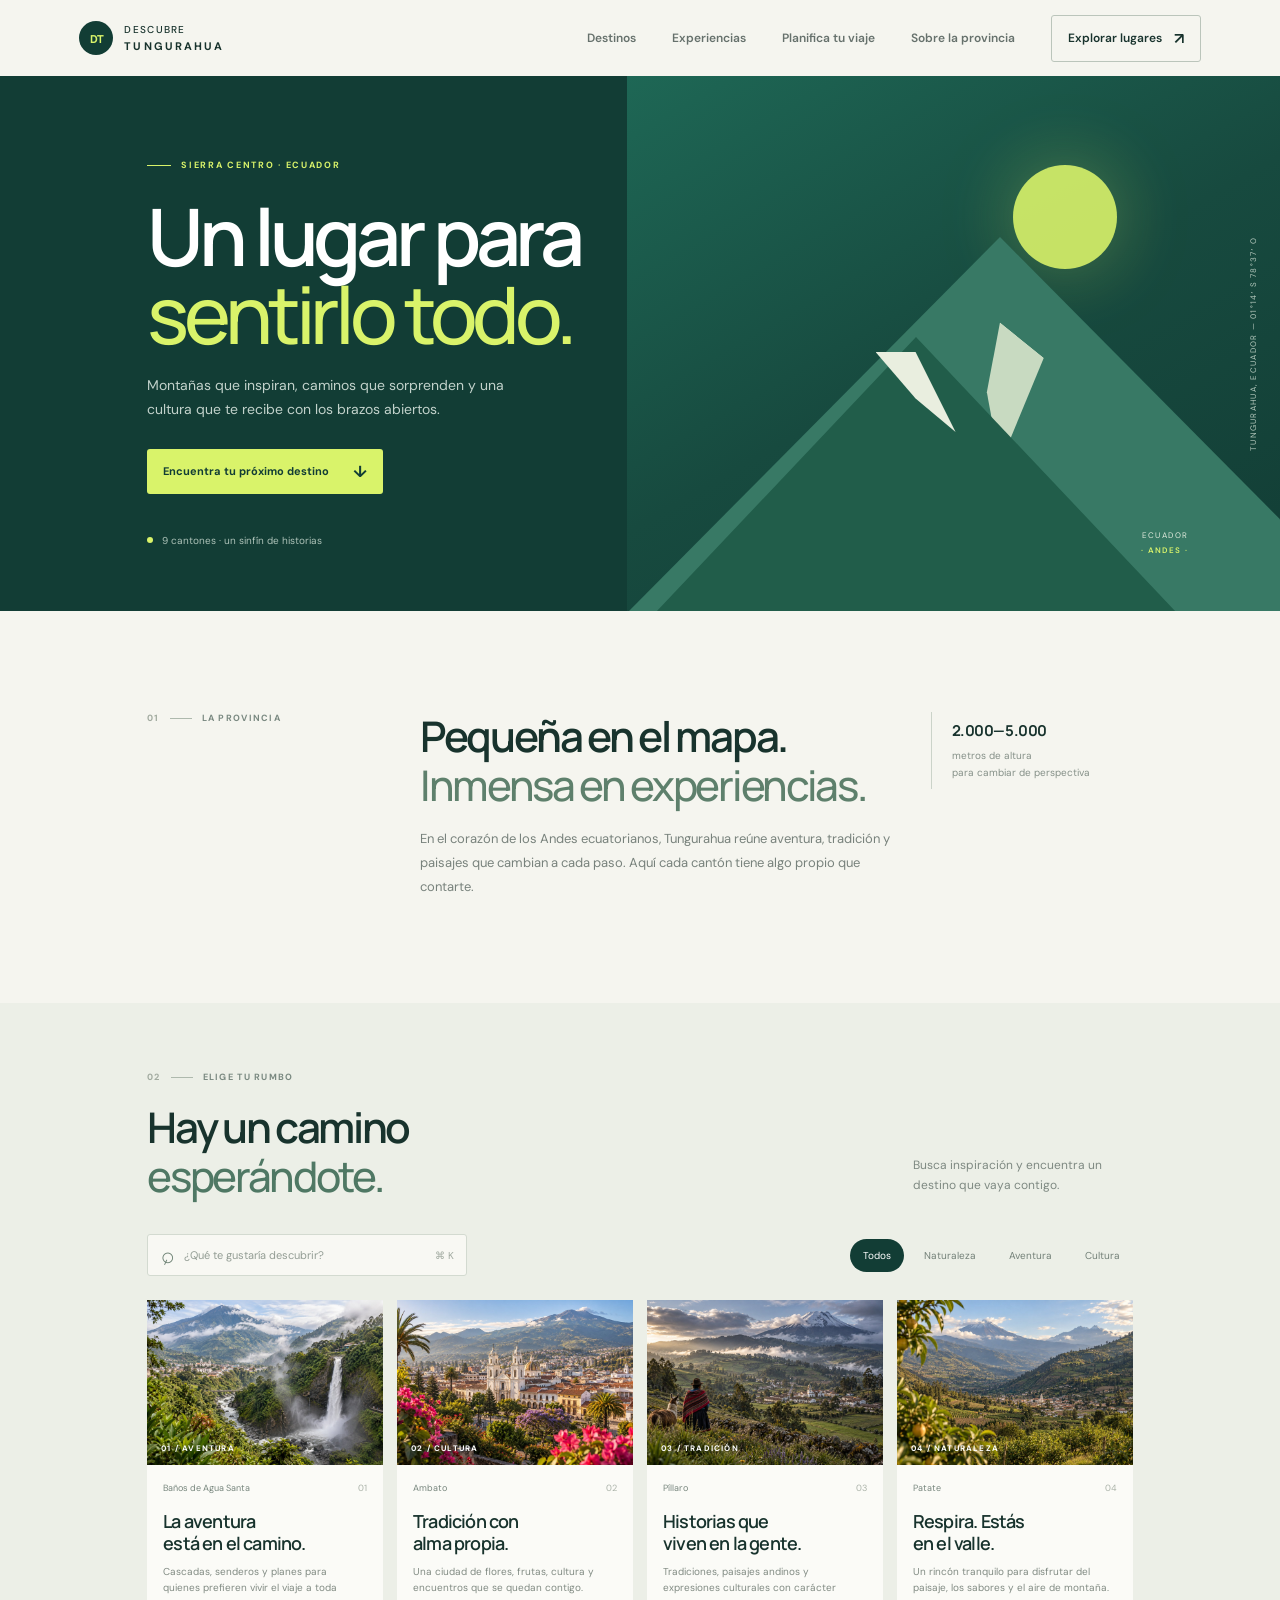
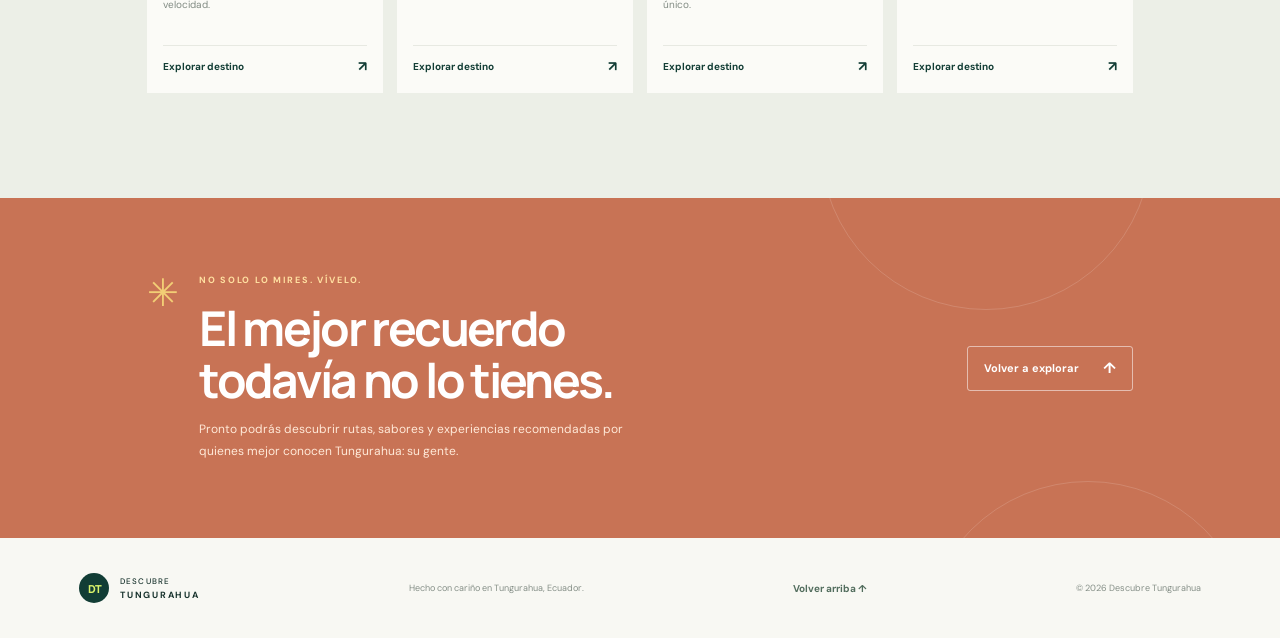
<file: index.html>
<!doctype html>
<html lang="es">
<head>
  <meta charset="UTF-8">
  <meta name="viewport" content="width=device-width, initial-scale=1.0">
  <meta name="description" content="Explora destinos, naturaleza, cultura y sabores de la provincia de Tungurahua, Ecuador.">
  <meta name="theme-color" content="#123d35">
  <title>Descubre Tungurahua | Una provincia para explorar</title>
  <link rel="preconnect" href="https://fonts.googleapis.com">
  <link rel="preconnect" href="https://fonts.gstatic.com" crossorigin>
  <link href="https://fonts.googleapis.com/css2?family=DM+Sans:wght@400;500;600;700&family=Manrope:wght@400;500;600;700;800&display=swap" rel="stylesheet">
  <link rel="stylesheet" href="src/styles.css">
  <script src="src/app.js" defer></script>
</head>
<body>
  <a class="skip-link" href="#contenido">Ir al contenido</a>
  <header class="site-header">
    <a class="brand" href="#inicio" aria-label="Descubre Tungurahua, inicio">
      <span class="brand-mark" aria-hidden="true">DT</span>
      <span>DESCUBRE <strong>TUNGURAHUA</strong></span>
    </a>
    <button class="menu-toggle" type="button" aria-expanded="false" aria-controls="main-nav" aria-label="Abrir menú">
      <span></span><span></span>
    </button>
    <nav class="main-nav" id="main-nav" aria-label="Navegación principal">
      <a href="#destinos">Destinos</a>
      <a href="pages/ambato.html">Experiencias</a>
      <a href="pages/planifica.html">Planifica tu viaje</a>
      <a href="#sobre">Sobre la provincia</a>
      <a class="nav-cta" href="#destinos">Explorar lugares <span aria-hidden="true">↗</span></a>
    </nav>
  </header>

  <main id="contenido">
    <section class="hero" id="inicio" aria-labelledby="hero-title">
      <div class="hero-art" aria-hidden="true">
        <div class="sun"></div><div class="mountain mountain-back"></div><div class="mountain mountain-front"></div>
        <div class="hero-stamp">ECUADOR<br><strong>· ANDES ·</strong></div>
      </div>
      <div class="hero-content">
        <p class="eyebrow"><span class="eyebrow-line"></span> SIERRA CENTRO · ECUADOR</p>
        <h1 id="hero-title">Un lugar para<br><em>sentirlo todo.</em></h1>
        <p class="hero-copy">Montañas que inspiran, caminos que sorprenden y una cultura que te recibe con los brazos abiertos.</p>
        <a class="button button-light" href="#destinos">Encuentra tu próximo destino <span aria-hidden="true">↓</span></a>
        <div class="hero-note"><span class="note-dot"></span> 9 cantones · un sinfín de historias</div>
      </div>
      <div class="hero-vertical" aria-hidden="true">TUNGURAHUA, ECUADOR — 01°14′ S 78°37′ O</div>
    </section>

    <section class="intro section-wrap" id="sobre" aria-labelledby="intro-title">
      <div class="intro-label"><span>01</span><span class="label-rule"></span> LA PROVINCIA</div>
      <div class="intro-copy">
        <h2 id="intro-title">Pequeña en el mapa.<br><em>Inmensa en experiencias.</em></h2>
        <p>En el corazón de los Andes ecuatorianos, Tungurahua reúne aventura, tradición y paisajes que cambian a cada paso. Aquí cada cantón tiene algo propio que contarte.</p>
      </div>
      <div class="intro-stat"><strong>2.000—5.000</strong><span>metros de altura<br>para cambiar de perspectiva</span></div>
    </section>

    <section class="destinations section-wrap" id="destinos" aria-labelledby="destinations-title">
      <div class="section-heading">
        <div>
          <div class="intro-label"><span>02</span><span class="label-rule"></span> ELIGE TU RUMBO</div>
          <h2 id="destinations-title">Hay un camino<br><em>esperándote.</em></h2>
        </div>
        <p>Busca inspiración y encuentra un destino que vaya contigo.</p>
      </div>

      <div class="destination-tools">
        <label class="search-box">
          <span class="search-icon" aria-hidden="true">⌕</span>
          <span class="visually-hidden">Buscar destinos</span>
          <input id="destination-search" type="search" placeholder="¿Qué te gustaría descubrir?" autocomplete="off">
          <kbd>⌘ K</kbd>
        </label>
        <div class="filters" role="group" aria-label="Filtrar destinos por experiencia">
          <button class="filter-button is-active" type="button" data-filter="todos" aria-pressed="true">Todos</button>
          <button class="filter-button" type="button" data-filter="naturaleza" aria-pressed="false">Naturaleza</button>
          <button class="filter-button" type="button" data-filter="aventura" aria-pressed="false">Aventura</button>
          <button class="filter-button" type="button" data-filter="cultura" aria-pressed="false">Cultura</button>
        </div>
      </div>

      <div class="destination-grid" id="destination-grid">
        <article class="destination-card card-banos" data-category="aventura naturaleza" data-search="baños de agua santa cascadas aventura naturaleza termas">
          <div class="card-art art-banos"><img src="assets/images/destinos/banos.jpg" alt="Cascada entre las montañas verdes de Baños de Agua Santa" loading="lazy"><span class="art-label">01 / AVENTURA</span></div>
          <div class="card-body"><div class="card-meta"><span>Baños de Agua Santa</span><span>01</span></div><h3>La aventura<br>está en el camino.</h3><p>Cascadas, senderos y planes para quienes prefieren vivir el viaje a toda velocidad.</p><a href="pages/banos.html" class="card-link" aria-label="Explorar experiencias en Baños de Agua Santa">Explorar destino <span aria-hidden="true">↗</span></a></div>
        </article>
        <article class="destination-card card-ambato" data-category="cultura" data-search="ambato cultura flores frutas fiesta frutas flores ambateñidad">
          <div class="card-art art-ambato"><img src="assets/images/destinos/ambato.jpg" alt="Centro de Ambato con flores y montañas andinas al fondo" loading="lazy"><span class="art-label">02 / CULTURA</span></div>
          <div class="card-body"><div class="card-meta"><span>Ambato</span><span>02</span></div><h3>Tradición con<br>alma propia.</h3><p>Una ciudad de flores, frutas, cultura y encuentros que se quedan contigo.</p><a href="#experiencias" class="card-link" aria-label="Explorar experiencias en Ambato">Explorar destino <span aria-hidden="true">↗</span></a></div>
        </article>
        <article class="destination-card card-pillaro" data-category="cultura naturaleza" data-search="píllaro pillaro cultura naturaleza tradición diablada paisajes">
          <div class="card-art art-pillaro"><img src="assets/images/destinos/pillaro.jpg" alt="Paisaje andino y volcán junto a la zona de Píllaro" loading="lazy"><span class="art-label">03 / TRADICIÓN</span></div>
          <div class="card-body"><div class="card-meta"><span>Píllaro</span><span>03</span></div><h3>Historias que<br>viven en la gente.</h3><p>Tradiciones, paisajes andinos y expresiones culturales con carácter único.</p><a href="#experiencias" class="card-link" aria-label="Explorar experiencias en Píllaro">Explorar destino <span aria-hidden="true">↗</span></a></div>
        </article>
        <article class="destination-card card-patate" data-category="naturaleza cultura" data-search="patate naturaleza cultura valle frutas vino paisaje">
          <div class="card-art art-patate"><img src="assets/images/destinos/patate.jpg" alt="Valle verde y campos de cultivo en Patate" loading="lazy"><span class="art-label">04 / NATURALEZA</span></div>
          <div class="card-body"><div class="card-meta"><span>Patate</span><span>04</span></div><h3>Respira. Estás<br>en el valle.</h3><p>Un rincón tranquilo para disfrutar del paisaje, los sabores y el aire de montaña.</p><a href="#experiencias" class="card-link" aria-label="Explorar experiencias en Patate">Explorar destino <span aria-hidden="true">↗</span></a></div>
        </article>
      </div>
      <p class="empty-state" id="empty-state" hidden>No encontramos destinos con esa búsqueda. Prueba con otra palabra o categoría.</p>
    </section>

    <section class="experience-banner" id="experiencias" aria-labelledby="experience-title">
      <div class="experience-mark" aria-hidden="true">✳</div>
      <div class="experience-content"><p class="eyebrow">NO SOLO LO MIRES. VÍVELO.</p><h2 id="experience-title">El mejor recuerdo<br>todavía no lo tienes.</h2><p>Pronto podrás descubrir rutas, sabores y experiencias recomendadas por quienes mejor conocen Tungurahua: su gente.</p></div>
      <a class="button button-dark" href="#destinos">Volver a explorar <span aria-hidden="true">↑</span></a>
    </section>
  </main>

  <footer class="site-footer">
    <a class="brand footer-brand" href="#inicio"><span class="brand-mark" aria-hidden="true">DT</span><span>DESCUBRE <strong>TUNGURAHUA</strong></span></a>
    <p>Hecho con cariño en Tungurahua, Ecuador.</p>
    <a class="back-top" href="#inicio">Volver arriba ↑</a>
    <small>© <span id="current-year"></span> Descubre Tungurahua</small>
  </footer>
</body>
</html>
</file>
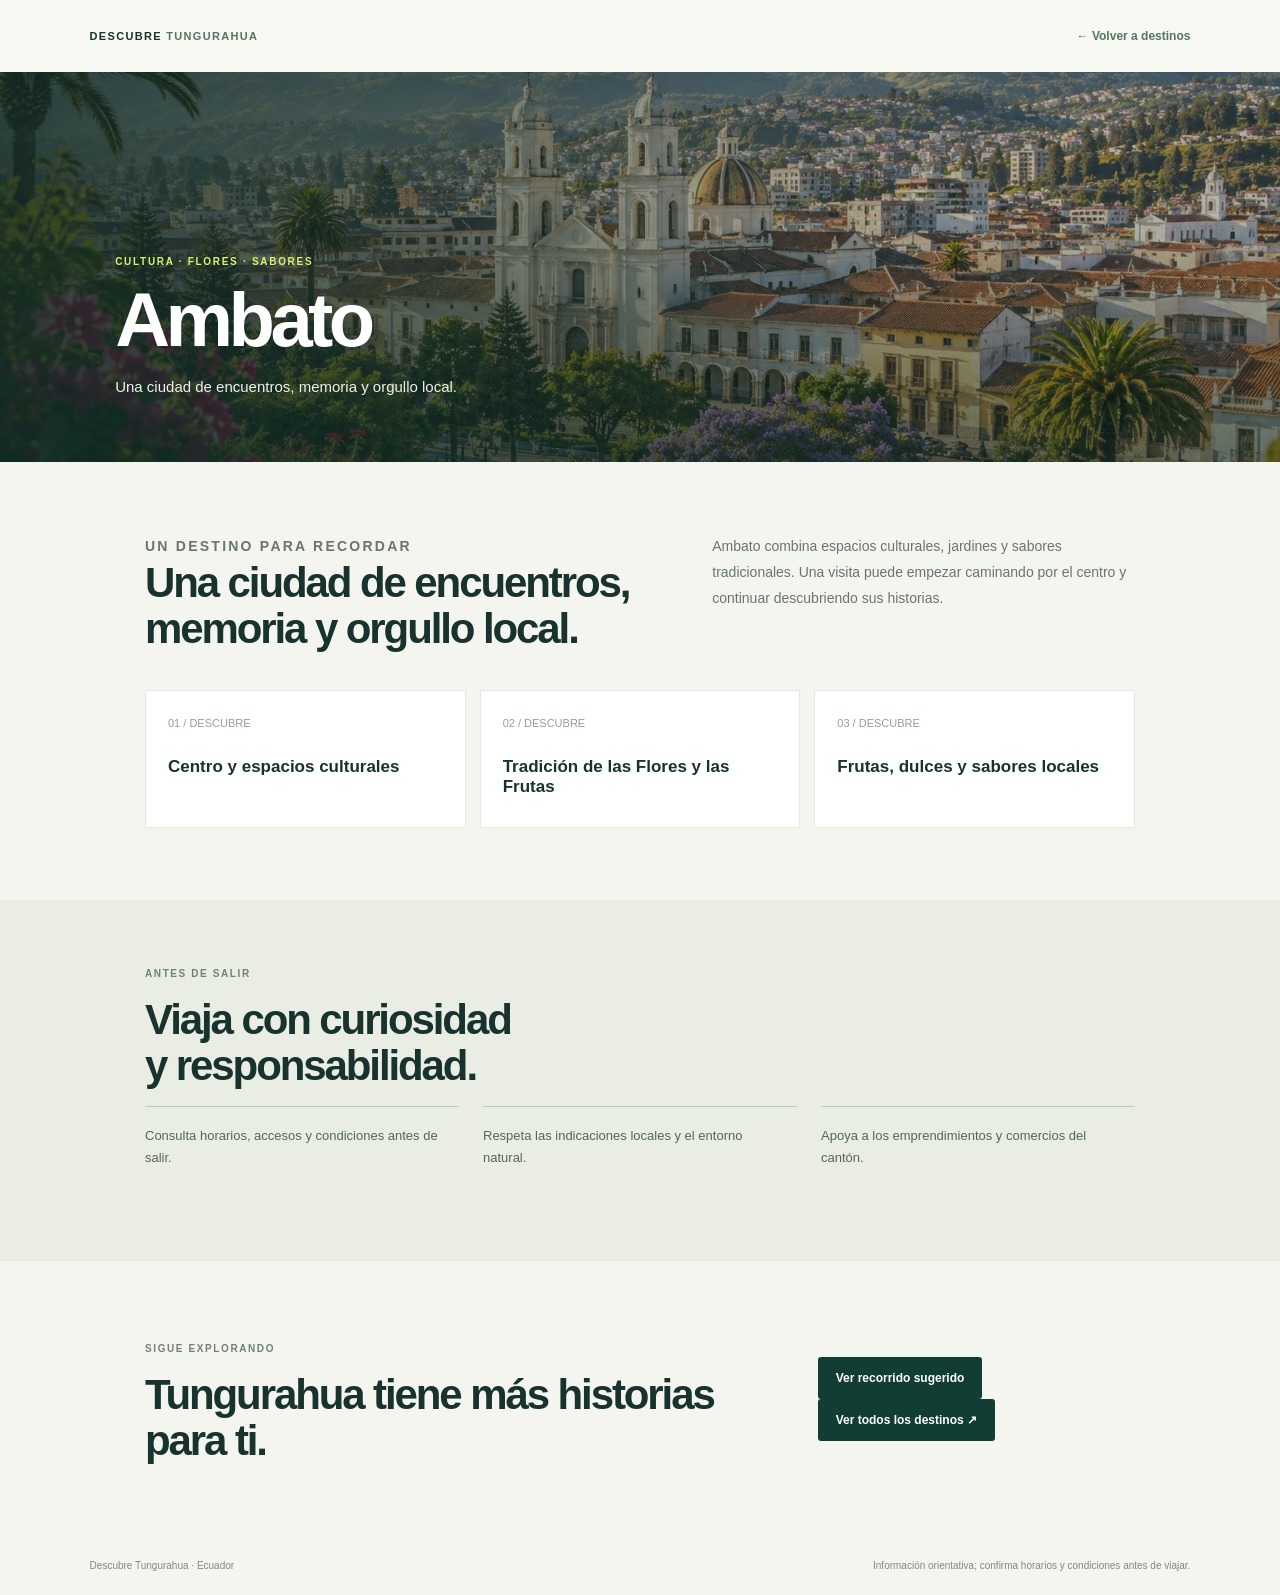
<file: pages/ambato.html>
<!doctype html><html lang="es"><head><meta charset="UTF-8"><meta name="viewport" content="width=device-width,initial-scale=1"><meta name="description" content="Conoce Ambato, sus paisajes, cultura y recomendaciones."><title>Ambato | Descubre Tungurahua</title><style>*{box-sizing:border-box}body{margin:0;background:#f5f5ef;color:#18332d;font-family:Arial,sans-serif}a{color:inherit;text-decoration:none}.bar{height:72px;display:flex;align-items:center;justify-content:space-between;padding:0 7%;background:#f8f8f3}.brand{font-size:11px;letter-spacing:.12em;font-weight:700}.brand b{color:#527661}.back{font-size:12px;color:#527661;font-weight:700}.hero{height:390px;position:relative;display:flex;align-items:end;overflow:hidden;color:white;background:#123d35}.hero img{position:absolute;inset:0;width:100%;height:100%;object-fit:cover}.hero:after{content:'';position:absolute;inset:0;background:linear-gradient(90deg,#102b25d9,#102b2550 70%),linear-gradient(0deg,#102b2580,transparent 65%)}.hero-copy{position:relative;z-index:1;max-width:720px;padding:48px 9%}.eyebrow{color:#d9f36a;font-size:10px;letter-spacing:.17em;font-weight:700}.hero h1{margin:12px 0;font-size:clamp(42px,7vw,76px);line-height:1.02;letter-spacing:-.06em}.hero p{max-width:560px;color:#edf2e9;line-height:1.7;font-size:15px}.wrap{max-width:1050px;margin:auto;padding:72px 30px}.lead{display:grid;grid-template-columns:1.2fr 1fr;gap:60px;align-items:start}.lead h2,.section-title{margin:0;font-size:clamp(28px,4vw,42px);line-height:1.1;letter-spacing:-.05em}.lead p{margin:0;color:#68766e;font-size:14px;line-height:1.85}.eyebrow-dark{margin-bottom:18px;color:#6f8274;font-size:10px;letter-spacing:.16em;font-weight:700}.highlights{display:grid;grid-template-columns:repeat(3,1fr);gap:14px;margin-top:38px}.highlight{min-height:138px;padding:22px;background:#fff;border:1px solid #e6e9e1}.highlight span{color:#91a092;font-size:11px}.highlight h3{margin:26px 0 0;font-size:17px}.tips{background:#e9ede4}.tips .wrap{padding-top:58px;padding-bottom:58px}.tips ul{display:grid;grid-template-columns:repeat(3,1fr);gap:24px;padding:0;list-style:none}.tips li{padding:18px 18px 18px 0;border-top:1px solid #bec9bd;color:#53675b;font-size:13px;line-height:1.7}.cta{display:flex;justify-content:space-between;align-items:center;gap:24px}.button{display:inline-flex;padding:14px 18px;background:#123d35;color:#fff;font-size:12px;font-weight:700;border-radius:3px}.footer{padding:24px 7%;display:flex;justify-content:space-between;color:#7e8980;font-size:10px}@media(max-width:700px){.hero{height:430px}.hero-copy{padding:35px 24px}.wrap{padding:55px 22px}.lead{grid-template-columns:1fr;gap:18px}.highlights,.tips ul{grid-template-columns:1fr;gap:10px}.highlight{min-height:110px}.highlight h3{margin-top:18px}.cta{align-items:flex-start;flex-direction:column}.footer{padding:22px;gap:14px;flex-direction:column}}</style></head><body><header class="bar"><a class="brand" href="../index.html">DESCUBRE <b>TUNGURAHUA</b></a><a class="back" href="../index.htm#destinos">← Volver a destinos</a></header><main><section class="hero"><img src="../assets/images/destinos/ambato.jpg" alt="Paisaje de Ambato en Tungurahua"><div class="hero-copy"><span class="eyebrow">CULTURA · FLORES · SABORES</span><h1>Ambato</h1><p>Una ciudad de encuentros, memoria y orgullo local.</p></div></section><section class="wrap"><div class="lead"><div><p class="eyebrow-dark">UN DESTINO PARA RECORDAR</p><h2>Una ciudad de encuentros, memoria y orgullo local.</h2></div><p>Ambato combina espacios culturales, jardines y sabores tradicionales. Una visita puede empezar caminando por el centro y continuar descubriendo sus historias.</p></div><div class="highlights"><article class="highlight"><span>01 / DESCUBRE</span><h3>Centro y espacios culturales</h3></article><article class="highlight"><span>02 / DESCUBRE</span><h3>Tradición de las Flores y las Frutas</h3></article><article class="highlight"><span>03 / DESCUBRE</span><h3>Frutas, dulces y sabores locales</h3></article></div></section><section class="tips"><div class="wrap"><p class="eyebrow-dark">ANTES DE SALIR</p><h2 class="section-title">Viaja con curiosidad<br>y responsabilidad.</h2><ul><li>Consulta horarios, accesos y condiciones antes de salir.</li><li>Respeta las indicaciones locales y el entorno natural.</li><li>Apoya a los emprendimientos y comercios del cantón.</li></ul></div></section><section class="wrap cta"><div><p class="eyebrow-dark">SIGUE EXPLORANDO</p><h2 class="section-title">Tungurahua tiene  
más historias para ti.</h2></div><div><a class="button" href="ruta-ambato.html">Ver recorrido sugerido</a><a class="button" href="../index.html#destinos">Ver todos los destinos ↗</a></div></section></main><footer class="footer"><span>Descubre Tungurahua · Ecuador</span><span>Información orientativa; confirma horarios y condiciones antes de viajar.</span></footer></body></html>
</file>
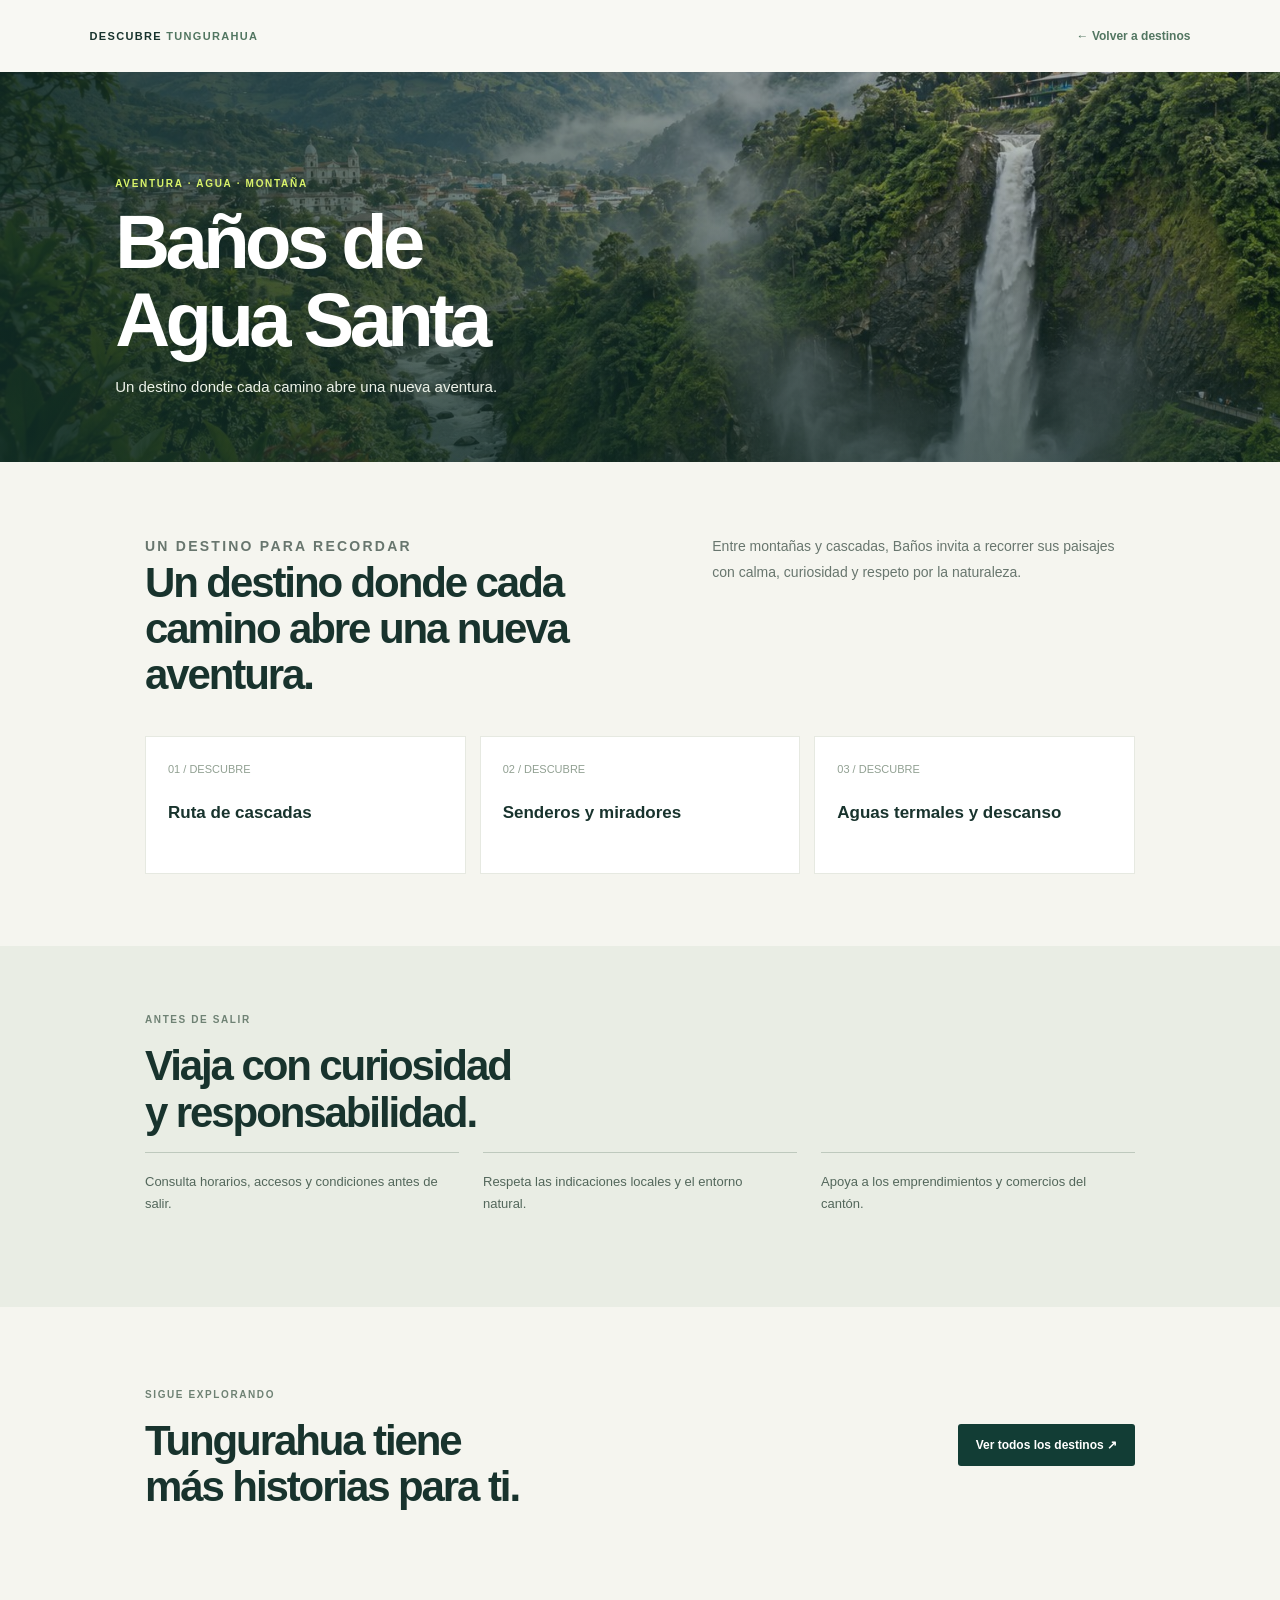
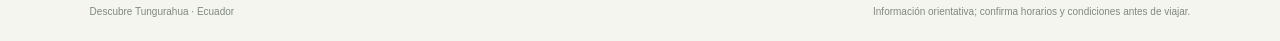
<file: pages/banos.html>
<!doctype html><html lang="es"><head><meta charset="UTF-8"><meta name="viewport" content="width=device-width,initial-scale=1"><meta name="description" content="Conoce Baños de Agua Santa, sus paisajes, cultura y recomendaciones."><title>Baños de Agua Santa | Descubre Tungurahua</title><style>*{box-sizing:border-box}body{margin:0;background:#f5f5ef;color:#18332d;font-family:Arial,sans-serif}a{color:inherit;text-decoration:none}.bar{height:72px;display:flex;align-items:center;justify-content:space-between;padding:0 7%;background:#f8f8f3}.brand{font-size:11px;letter-spacing:.12em;font-weight:700}.brand b{color:#527661}.back{font-size:12px;color:#527661;font-weight:700}.hero{height:390px;position:relative;display:flex;align-items:end;overflow:hidden;color:white;background:#123d35}.hero img{position:absolute;inset:0;width:100%;height:100%;object-fit:cover}.hero:after{content:'';position:absolute;inset:0;background:linear-gradient(90deg,#102b25d9,#102b2550 70%),linear-gradient(0deg,#102b2580,transparent 65%)}.hero-copy{position:relative;z-index:1;max-width:720px;padding:48px 9%}.eyebrow{color:#d9f36a;font-size:10px;letter-spacing:.17em;font-weight:700}.hero h1{margin:12px 0;font-size:clamp(42px,7vw,76px);line-height:1.02;letter-spacing:-.06em}.hero p{max-width:560px;color:#edf2e9;line-height:1.7;font-size:15px}.wrap{max-width:1050px;margin:auto;padding:72px 30px}.lead{display:grid;grid-template-columns:1.2fr 1fr;gap:60px;align-items:start}.lead h2,.section-title{margin:0;font-size:clamp(28px,4vw,42px);line-height:1.1;letter-spacing:-.05em}.lead p{margin:0;color:#68766e;font-size:14px;line-height:1.85}.eyebrow-dark{margin-bottom:18px;color:#6f8274;font-size:10px;letter-spacing:.16em;font-weight:700}.highlights{display:grid;grid-template-columns:repeat(3,1fr);gap:14px;margin-top:38px}.highlight{min-height:138px;padding:22px;background:#fff;border:1px solid #e6e9e1}.highlight span{color:#91a092;font-size:11px}.highlight h3{margin:26px 0 0;font-size:17px}.tips{background:#e9ede4}.tips .wrap{padding-top:58px;padding-bottom:58px}.tips ul{display:grid;grid-template-columns:repeat(3,1fr);gap:24px;padding:0;list-style:none}.tips li{padding:18px 18px 18px 0;border-top:1px solid #bec9bd;color:#53675b;font-size:13px;line-height:1.7}.cta{display:flex;justify-content:space-between;align-items:center;gap:24px}.button{display:inline-flex;padding:14px 18px;background:#123d35;color:#fff;font-size:12px;font-weight:700;border-radius:3px}.footer{padding:24px 7%;display:flex;justify-content:space-between;color:#7e8980;font-size:10px}@media(max-width:700px){.hero{height:430px}.hero-copy{padding:35px 24px}.wrap{padding:55px 22px}.lead{grid-template-columns:1fr;gap:18px}.highlights,.tips ul{grid-template-columns:1fr;gap:10px}.highlight{min-height:110px}.highlight h3{margin-top:18px}.cta{align-items:flex-start;flex-direction:column}.footer{padding:22px;gap:14px;flex-direction:column}}</style></head><body><header class="bar"><a class="brand" href="../index.html">DESCUBRE <b>TUNGURAHUA</b></a><a class="back" href="../index.html#destinos">← Volver a destinos</a></header><main><section class="hero"><img src="../assets/images/destinos/banos.jpg" alt="Paisaje de Baños de Agua Santa en Tungurahua"><div class="hero-copy"><span class="eyebrow">AVENTURA · AGUA · MONTAÑA</span><h1>Baños de Agua Santa</h1><p>Un destino donde cada camino abre una nueva aventura.</p></div></section><section class="wrap"><div class="lead"><div><p class="eyebrow-dark">UN DESTINO PARA RECORDAR</p><h2>Un destino donde cada camino abre una nueva aventura.</h2></div><p>Entre montañas y cascadas, Baños invita a recorrer sus paisajes con calma, curiosidad y respeto por la naturaleza.</p></div><div class="highlights"><article class="highlight"><span>01 / DESCUBRE</span><h3>Ruta de cascadas</h3></article><article class="highlight"><span>02 / DESCUBRE</span><h3>Senderos y miradores</h3></article><article class="highlight"><span>03 / DESCUBRE</span><h3>Aguas termales y descanso</h3></article></div></section><section class="tips"><div class="wrap"><p class="eyebrow-dark">ANTES DE SALIR</p><h2 class="section-title">Viaja con curiosidad<br>y responsabilidad.</h2><ul><li>Consulta horarios, accesos y condiciones antes de salir.</li><li>Respeta las indicaciones locales y el entorno natural.</li><li>Apoya a los emprendimientos y comercios del cantón.</li></ul></div></section><section class="wrap cta"><div><p class="eyebrow-dark">SIGUE EXPLORANDO</p><h2 class="section-title">Tungurahua tiene<br>más historias para ti.</h2></div><a class="button" href="../index.html#destinos">Ver todos los destinos ↗</a></section></main><footer class="footer"><span>Descubre Tungurahua · Ecuador</span><span>Información orientativa; confirma horarios y condiciones antes de viajar.</span></footer></body></html>
</file>
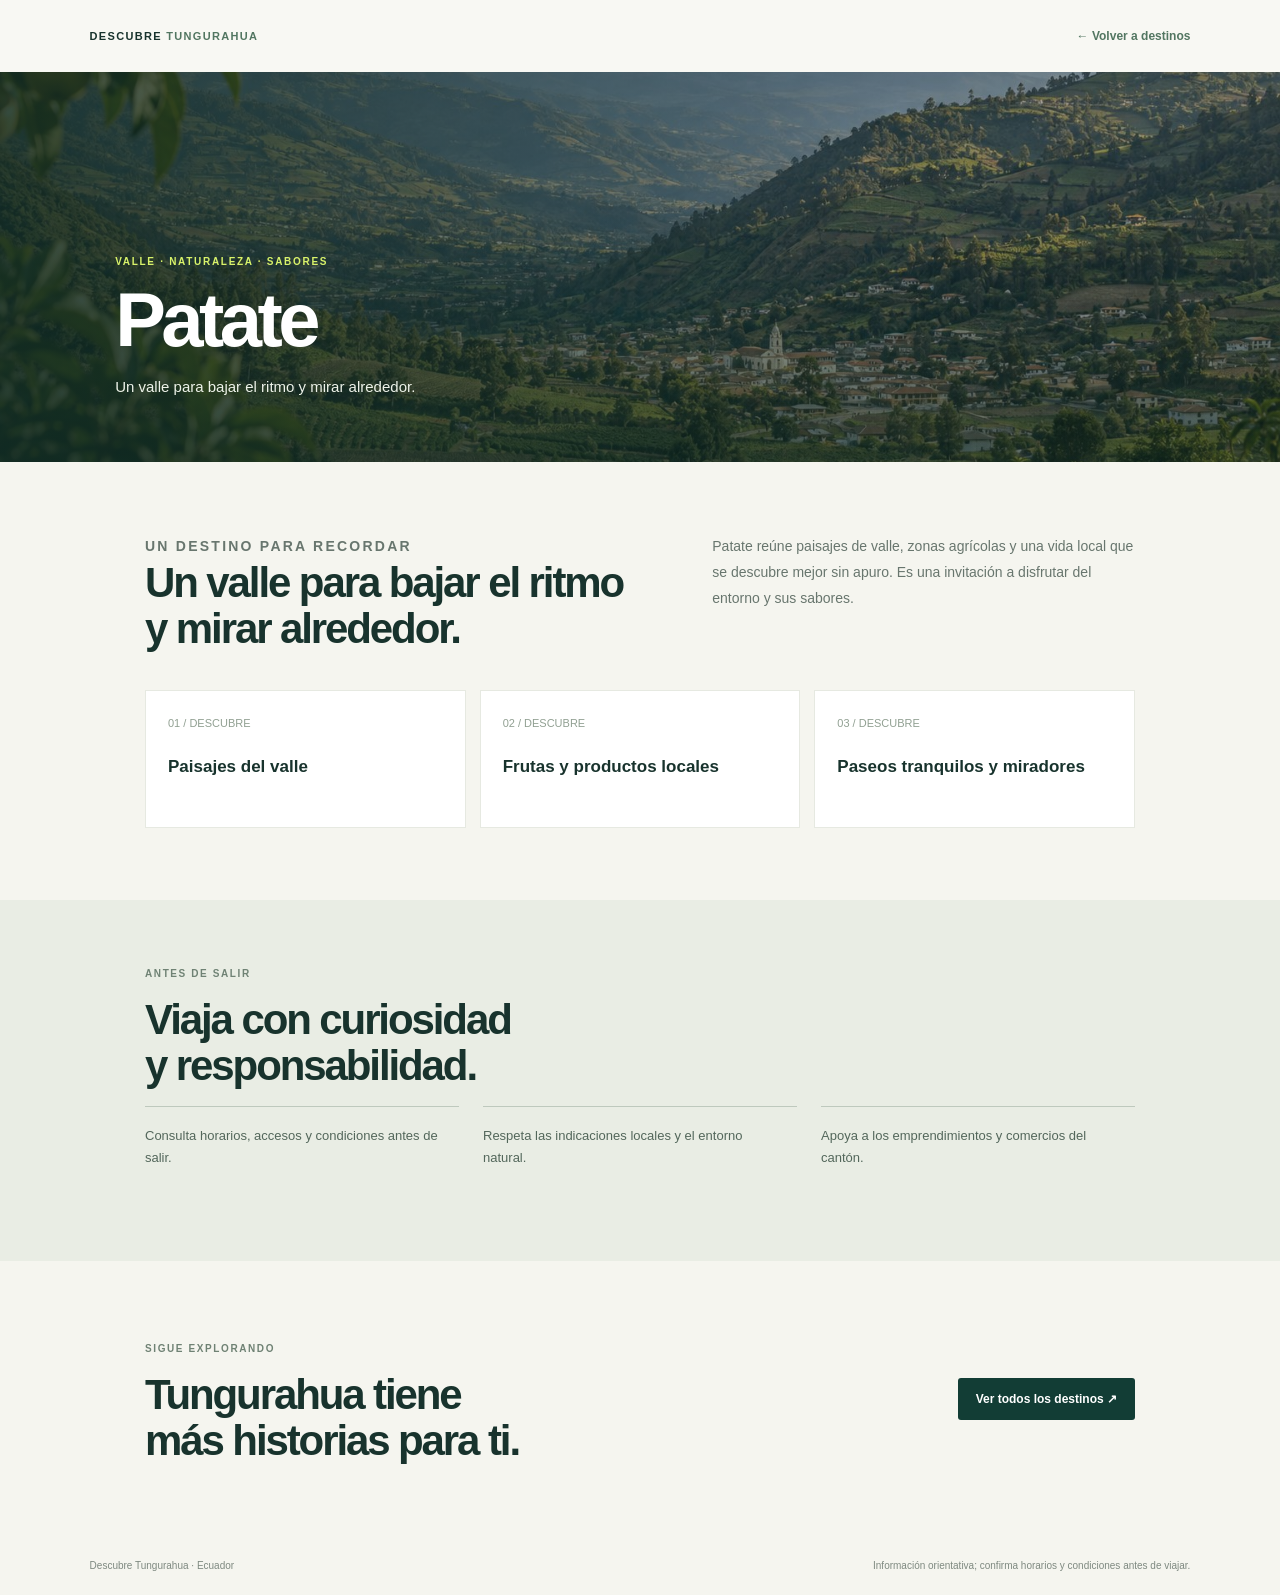
<file: pages/patate.html>
<!doctype html><html lang="es"><head><meta charset="UTF-8"><meta name="viewport" content="width=device-width,initial-scale=1"><meta name="description" content="Conoce Patate, sus paisajes, cultura y recomendaciones."><title>Patate | Descubre Tungurahua</title><style>*{box-sizing:border-box}body{margin:0;background:#f5f5ef;color:#18332d;font-family:Arial,sans-serif}a{color:inherit;text-decoration:none}.bar{height:72px;display:flex;align-items:center;justify-content:space-between;padding:0 7%;background:#f8f8f3}.brand{font-size:11px;letter-spacing:.12em;font-weight:700}.brand b{color:#527661}.back{font-size:12px;color:#527661;font-weight:700}.hero{height:390px;position:relative;display:flex;align-items:end;overflow:hidden;color:white;background:#123d35}.hero img{position:absolute;inset:0;width:100%;height:100%;object-fit:cover}.hero:after{content:'';position:absolute;inset:0;background:linear-gradient(90deg,#102b25d9,#102b2550 70%),linear-gradient(0deg,#102b2580,transparent 65%)}.hero-copy{position:relative;z-index:1;max-width:720px;padding:48px 9%}.eyebrow{color:#d9f36a;font-size:10px;letter-spacing:.17em;font-weight:700}.hero h1{margin:12px 0;font-size:clamp(42px,7vw,76px);line-height:1.02;letter-spacing:-.06em}.hero p{max-width:560px;color:#edf2e9;line-height:1.7;font-size:15px}.wrap{max-width:1050px;margin:auto;padding:72px 30px}.lead{display:grid;grid-template-columns:1.2fr 1fr;gap:60px;align-items:start}.lead h2,.section-title{margin:0;font-size:clamp(28px,4vw,42px);line-height:1.1;letter-spacing:-.05em}.lead p{margin:0;color:#68766e;font-size:14px;line-height:1.85}.eyebrow-dark{margin-bottom:18px;color:#6f8274;font-size:10px;letter-spacing:.16em;font-weight:700}.highlights{display:grid;grid-template-columns:repeat(3,1fr);gap:14px;margin-top:38px}.highlight{min-height:138px;padding:22px;background:#fff;border:1px solid #e6e9e1}.highlight span{color:#91a092;font-size:11px}.highlight h3{margin:26px 0 0;font-size:17px}.tips{background:#e9ede4}.tips .wrap{padding-top:58px;padding-bottom:58px}.tips ul{display:grid;grid-template-columns:repeat(3,1fr);gap:24px;padding:0;list-style:none}.tips li{padding:18px 18px 18px 0;border-top:1px solid #bec9bd;color:#53675b;font-size:13px;line-height:1.7}.cta{display:flex;justify-content:space-between;align-items:center;gap:24px}.button{display:inline-flex;padding:14px 18px;background:#123d35;color:#fff;font-size:12px;font-weight:700;border-radius:3px}.footer{padding:24px 7%;display:flex;justify-content:space-between;color:#7e8980;font-size:10px}@media(max-width:700px){.hero{height:430px}.hero-copy{padding:35px 24px}.wrap{padding:55px 22px}.lead{grid-template-columns:1fr;gap:18px}.highlights,.tips ul{grid-template-columns:1fr;gap:10px}.highlight{min-height:110px}.highlight h3{margin-top:18px}.cta{align-items:flex-start;flex-direction:column}.footer{padding:22px;gap:14px;flex-direction:column}}</style></head><body><header class="bar"><a class="brand" href="../index.html">DESCUBRE <b>TUNGURAHUA</b></a><a class="back" href="../index.html#destinos">← Volver a destinos</a></header><main><section class="hero"><img src="../assets/images/destinos/patate.jpg" alt="Paisaje de Patate en Tungurahua"><div class="hero-copy"><span class="eyebrow">VALLE · NATURALEZA · SABORES</span><h1>Patate</h1><p>Un valle para bajar el ritmo y mirar alrededor.</p></div></section><section class="wrap"><div class="lead"><div><p class="eyebrow-dark">UN DESTINO PARA RECORDAR</p><h2>Un valle para bajar el ritmo y mirar alrededor.</h2></div><p>Patate reúne paisajes de valle, zonas agrícolas y una vida local que se descubre mejor sin apuro. Es una invitación a disfrutar del entorno y sus sabores.</p></div><div class="highlights"><article class="highlight"><span>01 / DESCUBRE</span><h3>Paisajes del valle</h3></article><article class="highlight"><span>02 / DESCUBRE</span><h3>Frutas y productos locales</h3></article><article class="highlight"><span>03 / DESCUBRE</span><h3>Paseos tranquilos y miradores</h3></article></div></section><section class="tips"><div class="wrap"><p class="eyebrow-dark">ANTES DE SALIR</p><h2 class="section-title">Viaja con curiosidad<br>y responsabilidad.</h2><ul><li>Consulta horarios, accesos y condiciones antes de salir.</li><li>Respeta las indicaciones locales y el entorno natural.</li><li>Apoya a los emprendimientos y comercios del cantón.</li></ul></div></section><section class="wrap cta"><div><p class="eyebrow-dark">SIGUE EXPLORANDO</p><h2 class="section-title">Tungurahua tiene<br>más historias para ti.</h2></div><a class="button" href="../index.html#destinos">Ver todos los destinos ↗</a></section></main><footer class="footer"><span>Descubre Tungurahua · Ecuador</span><span>Información orientativa; confirma horarios y condiciones antes de viajar.</span></footer></body></html>
</file>
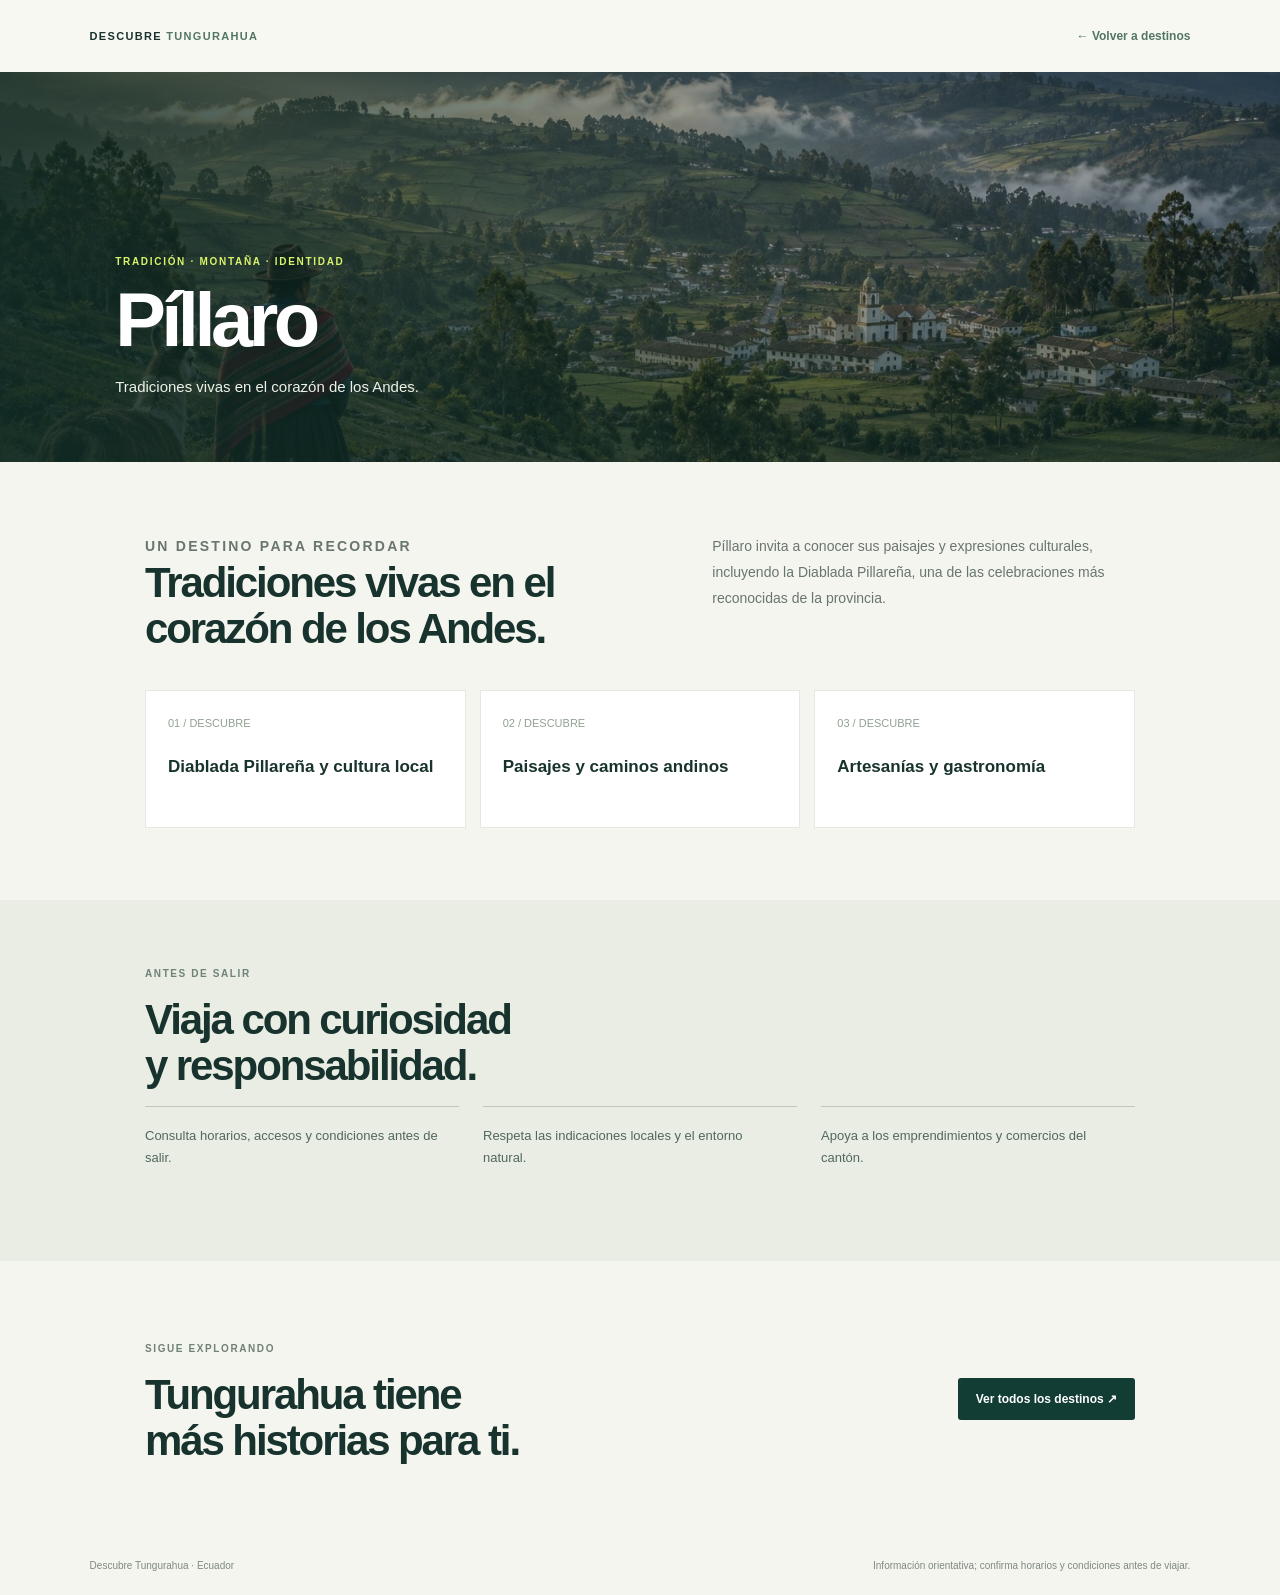
<file: pages/pillaro.html>
<!doctype html><html lang="es"><head><meta charset="UTF-8"><meta name="viewport" content="width=device-width,initial-scale=1"><meta name="description" content="Conoce Píllaro, sus paisajes, cultura y recomendaciones."><title>Píllaro | Descubre Tungurahua</title><style>*{box-sizing:border-box}body{margin:0;background:#f5f5ef;color:#18332d;font-family:Arial,sans-serif}a{color:inherit;text-decoration:none}.bar{height:72px;display:flex;align-items:center;justify-content:space-between;padding:0 7%;background:#f8f8f3}.brand{font-size:11px;letter-spacing:.12em;font-weight:700}.brand b{color:#527661}.back{font-size:12px;color:#527661;font-weight:700}.hero{height:390px;position:relative;display:flex;align-items:end;overflow:hidden;color:white;background:#123d35}.hero img{position:absolute;inset:0;width:100%;height:100%;object-fit:cover}.hero:after{content:'';position:absolute;inset:0;background:linear-gradient(90deg,#102b25d9,#102b2550 70%),linear-gradient(0deg,#102b2580,transparent 65%)}.hero-copy{position:relative;z-index:1;max-width:720px;padding:48px 9%}.eyebrow{color:#d9f36a;font-size:10px;letter-spacing:.17em;font-weight:700}.hero h1{margin:12px 0;font-size:clamp(42px,7vw,76px);line-height:1.02;letter-spacing:-.06em}.hero p{max-width:560px;color:#edf2e9;line-height:1.7;font-size:15px}.wrap{max-width:1050px;margin:auto;padding:72px 30px}.lead{display:grid;grid-template-columns:1.2fr 1fr;gap:60px;align-items:start}.lead h2,.section-title{margin:0;font-size:clamp(28px,4vw,42px);line-height:1.1;letter-spacing:-.05em}.lead p{margin:0;color:#68766e;font-size:14px;line-height:1.85}.eyebrow-dark{margin-bottom:18px;color:#6f8274;font-size:10px;letter-spacing:.16em;font-weight:700}.highlights{display:grid;grid-template-columns:repeat(3,1fr);gap:14px;margin-top:38px}.highlight{min-height:138px;padding:22px;background:#fff;border:1px solid #e6e9e1}.highlight span{color:#91a092;font-size:11px}.highlight h3{margin:26px 0 0;font-size:17px}.tips{background:#e9ede4}.tips .wrap{padding-top:58px;padding-bottom:58px}.tips ul{display:grid;grid-template-columns:repeat(3,1fr);gap:24px;padding:0;list-style:none}.tips li{padding:18px 18px 18px 0;border-top:1px solid #bec9bd;color:#53675b;font-size:13px;line-height:1.7}.cta{display:flex;justify-content:space-between;align-items:center;gap:24px}.button{display:inline-flex;padding:14px 18px;background:#123d35;color:#fff;font-size:12px;font-weight:700;border-radius:3px}.footer{padding:24px 7%;display:flex;justify-content:space-between;color:#7e8980;font-size:10px}@media(max-width:700px){.hero{height:430px}.hero-copy{padding:35px 24px}.wrap{padding:55px 22px}.lead{grid-template-columns:1fr;gap:18px}.highlights,.tips ul{grid-template-columns:1fr;gap:10px}.highlight{min-height:110px}.highlight h3{margin-top:18px}.cta{align-items:flex-start;flex-direction:column}.footer{padding:22px;gap:14px;flex-direction:column}}</style></head><body><header class="bar"><a class="brand" href="../index.html">DESCUBRE <b>TUNGURAHUA</b></a><a class="back" href="../index.html#destinos">← Volver a destinos</a></header><main><section class="hero"><img src="../assets/images/destinos/pillaro.jpg" alt=""><div class="hero-copy"><span class="eyebrow">TRADICIÓN · MONTAÑA · IDENTIDAD</span><h1>Píllaro</h1><p>Tradiciones vivas en el corazón de los Andes.</p></div></section><section class="wrap"><div class="lead"><div><p class="eyebrow-dark">UN DESTINO PARA RECORDAR</p><h2>Tradiciones vivas en el corazón de los Andes.</h2></div><p>Píllaro invita a conocer sus paisajes y expresiones culturales, incluyendo la Diablada Pillareña, una de las celebraciones más reconocidas de la provincia.</p></div><div class="highlights"><article class="highlight"><span>01 / DESCUBRE</span><h3>Diablada Pillareña y cultura local</h3></article><article class="highlight"><span>02 / DESCUBRE</span><h3>Paisajes y caminos andinos</h3></article><article class="highlight"><span>03 / DESCUBRE</span><h3>Artesanías y gastronomía</h3></article></div></section><section class="tips"><div class="wrap"><p class="eyebrow-dark">ANTES DE SALIR</p><h2 class="section-title">Viaja con curiosidad<br>y responsabilidad.</h2><ul><li>Consulta horarios, accesos y condiciones antes de salir.</li><li>Respeta las indicaciones locales y el entorno natural.</li><li>Apoya a los emprendimientos y comercios del cantón.</li></ul></div></section><section class="wrap cta"><div><p class="eyebrow-dark">SIGUE EXPLORANDO</p><h2 class="section-title">Tungurahua tiene<br>más historias para ti.</h2></div><a class="button" href="../index.html#destinos">Ver todos los destinos ↗</a></section></main><footer class="footer"><span>Descubre Tungurahua · Ecuador</span><span>Información orientativa; confirma horarios y condiciones antes de viajar.</span></footer></body></html>
</file>
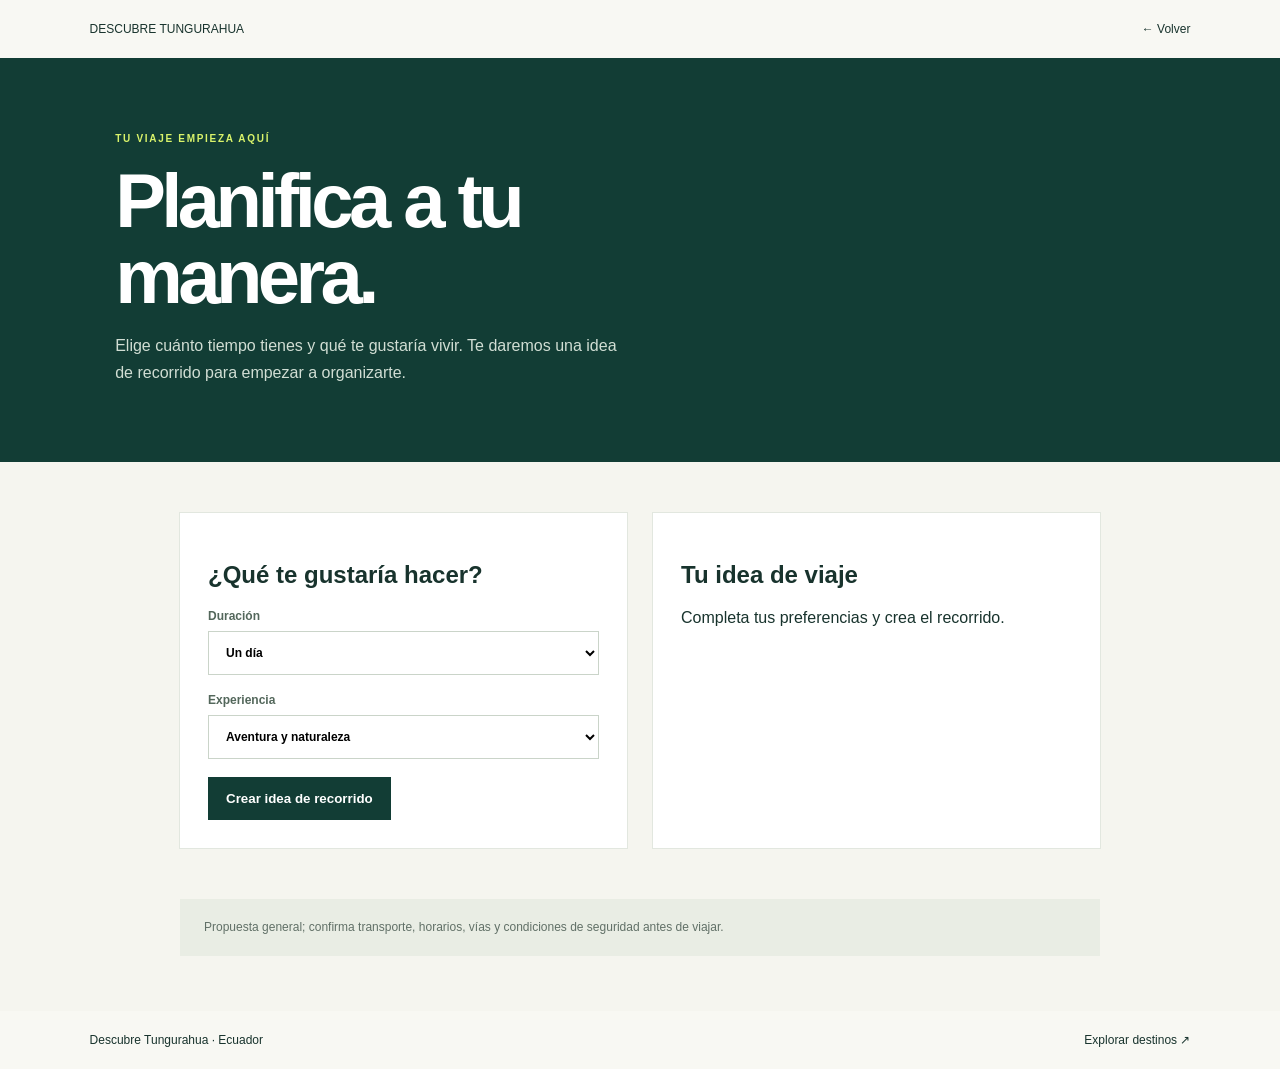
<file: pages/planifica.html>
<!doctype html><html lang="es"><head><meta charset="UTF-8"><meta name="viewport" content="width=device-width,initial-scale=1"><title>Planifica tu viaje | Descubre Tungurahua</title><style>*{box-sizing:border-box}body{margin:0;background:#f5f5ef;color:#18332d;font-family:Arial,sans-serif}a{color:inherit;text-decoration:none}header,footer{padding:22px 7%;display:flex;justify-content:space-between;background:#f8f8f3;font-size:12px}.hero{padding:70px 9% 60px;background:#123d35;color:#fff}.eyebrow{font-size:10px;letter-spacing:.17em;color:#d9f36a;font-weight:bold}.hero h1{font-size:clamp(42px,7vw,76px);letter-spacing:-.06em;line-height:1;margin:17px 0}.hero p{max-width:520px;color:#d1ded4;line-height:1.7}.layout{max-width:970px;margin:50px auto;padding:0 24px;display:grid;grid-template-columns:1fr 1fr;gap:24px}.panel{padding:28px;background:white;border:1px solid #e2e7df}.field{display:block;margin:18px 0;color:#53675b;font-size:12px;font-weight:bold}.field select{display:block;width:100%;margin-top:8px;padding:13px;border:1px solid #cad4c9;background:white;font:inherit}.button{border:0;padding:14px 18px;background:#123d35;color:white;font-weight:bold;cursor:pointer}.result li{padding:12px 0;border-top:1px solid #e0e5dd;line-height:1.6}.note{margin:0 auto 55px;max-width:920px;padding:18px 24px;background:#e9ede4;color:#617067;font-size:12px;line-height:1.7}@media(max-width:700px){.hero{padding:55px 24px}.layout{grid-template-columns:1fr;margin:28px auto}.note{margin:0 24px 36px}} </style></head><body><header><a href="../index.html">DESCUBRE TUNGURAHUA</a><a href="../index.html#destinos">← Volver</a></header><main><section class="hero"><span class="eyebrow">TU VIAJE EMPIEZA AQUÍ</span><h1>Planifica a tu<br>manera.</h1><p>Elige cuánto tiempo tienes y qué te gustaría vivir. Te daremos una idea de recorrido para empezar a organizarte.</p></section><div class="layout"><form class="panel" id="planner-form"><h2>¿Qué te gustaría hacer?</h2><label class="field">Duración<select id="days"><option value="1">Un día</option><option value="2">Dos días</option><option value="3">Tres días</option></select></label><label class="field">Experiencia<select id="interest"><option value="aventura">Aventura y naturaleza</option><option value="cultura">Cultura y tradición</option><option value="sabores">Paisajes y sabores</option></select></label><button class="button" type="submit">Crear idea de recorrido</button></form><section class="panel" aria-live="polite"><h2>Tu idea de viaje</h2><p id="empty">Completa tus preferencias y crea el recorrido.</p><ol class="result" id="result" hidden></ol></section></div><p class="note">Propuesta general; confirma transporte, horarios, vías y condiciones de seguridad antes de viajar.</p></main><footer><span>Descubre Tungurahua · Ecuador</span><a href="../index.html#destinos">Explorar destinos ↗</a></footer><script>const plans={aventura:[['Baños de Agua Santa','Elige cascadas o senderos habilitados.'],['Miradores andinos','Reserva tiempo para disfrutar el paisaje.'],['Paseo por el centro','Cierra el día con una caminata y comida local.']],cultura:[['Ambato','Recorre el centro y consulta espacios culturales abiertos.'],['Píllaro','Conoce tradiciones mediante fuentes locales.'],['Encuentro provincial','Elige una actividad disponible en la fecha.']],sabores:[['Patate','Prueba productos de temporada.'],['Paisaje del valle','Escoge un mirador abierto al público.'],['Baños de Agua Santa','Termina con un paseo tranquilo.']]};document.querySelector('#planner-form').addEventListener('submit',event=>{event.preventDefault();const n=Number(document.querySelector('#days').value),kind=document.querySelector('#interest').value,result=document.querySelector('#result'),empty=document.querySelector('#empty');result.replaceChildren();plans[kind].slice(0,n+1).forEach((item,i)=>{const li=document.createElement('li'),strong=document.createElement('strong');strong.textContent='Día '+(i+1)+' · '+item[0];li.append(strong,document.createTextNode(item[1]));result.append(li)});empty.hidden=true;result.hidden=false});</script></body></html>
</file>
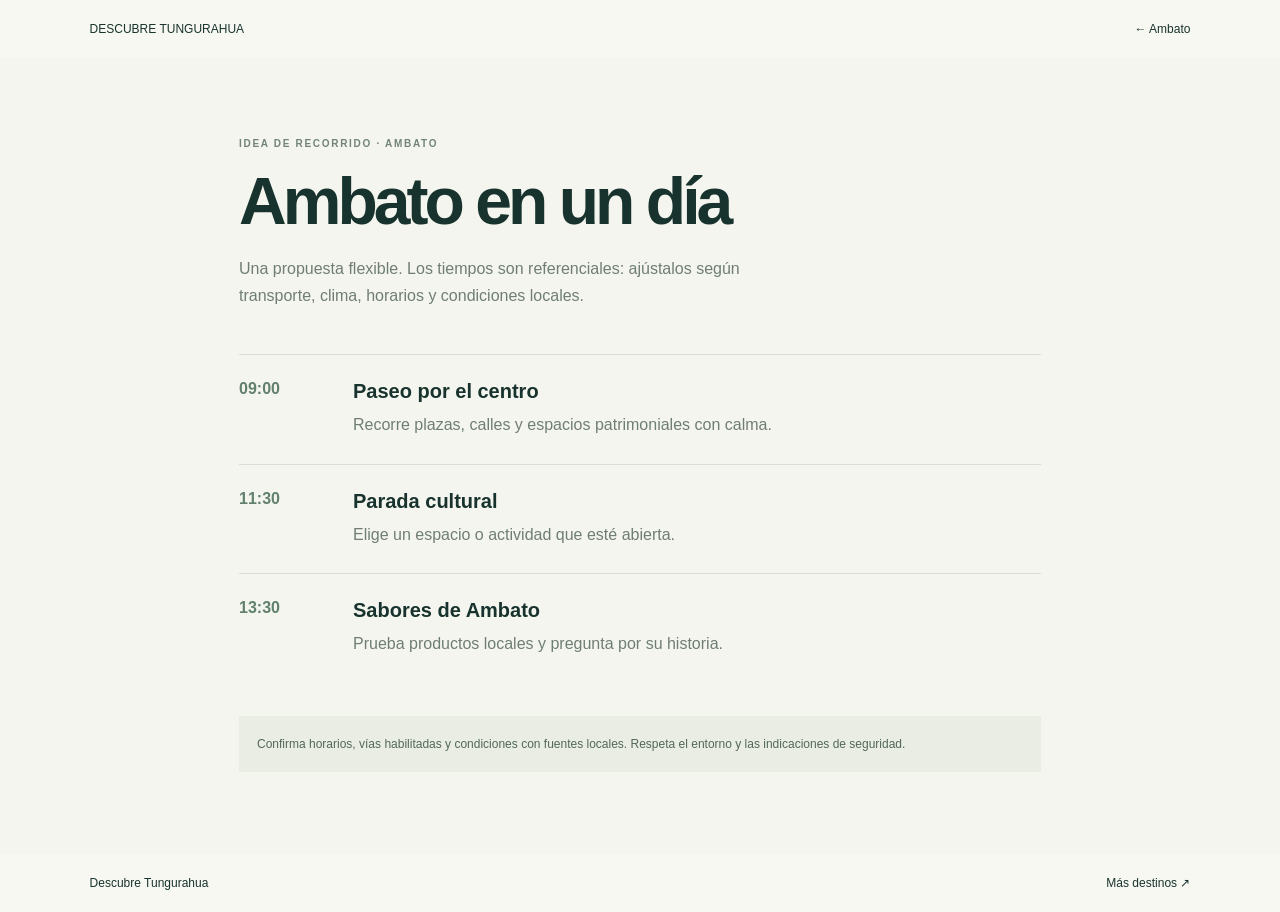
<file: pages/ruta-ambato.html>
<!doctype html><html lang="es"><head><meta charset="UTF-8"><meta name="viewport" content="width=device-width,initial-scale=1"><title>Ambato en un día | Descubre Tungurahua</title><style>*{box-sizing:border-box}body{margin:0;color:#18332d;background:#f5f5ef;font-family:Arial,sans-serif}a{color:inherit;text-decoration:none}header,footer{padding:22px 7%;display:flex;justify-content:space-between;background:#f8f8f3;font-size:12px}main{max-width:850px;margin:auto;padding:70px 24px}.eyebrow{font-size:10px;letter-spacing:.17em;color:#718477;font-weight:bold}h1{font-size:clamp(38px,7vw,66px);letter-spacing:-.06em;margin:14px 0}.intro{color:#6f7e74;line-height:1.7;max-width:550px;margin-bottom:45px}.stop{display:grid;grid-template-columns:90px 1fr;gap:24px;padding:25px 0;border-top:1px solid #d9dfd6}.time{color:#61816c;font-weight:bold}h2{font-size:20px;margin:0 0 8px}.stop p{color:#6f7e74;line-height:1.7;margin:0}.note{margin-top:34px;padding:18px;background:#e9ede4;color:#53675b;font-size:12px;line-height:1.7}@media(max-width:550px){main{padding-top:48px}.stop{grid-template-columns:60px 1fr;gap:14px}header,footer{padding:18px 22px}}</style></head><body><header><a href="../index.html">DESCUBRE TUNGURAHUA</a><a href="ambato.html">← Ambato</a></header><main><p class="eyebrow">IDEA DE RECORRIDO · AMBATO</p><h1>Ambato en un día</h1><p class="intro">Una propuesta flexible. Los tiempos son referenciales: ajústalos según transporte, clima, horarios y condiciones locales.</p><article class="stop"><span class="time">09:00</span><div><h2>Paseo por el centro</h2><p>Recorre plazas, calles y espacios patrimoniales con calma.</p></div></article><article class="stop"><span class="time">11:30</span><div><h2>Parada cultural</h2><p>Elige un espacio o actividad que esté abierta.</p></div></article><article class="stop"><span class="time">13:30</span><div><h2>Sabores de Ambato</h2><p>Prueba productos locales y pregunta por su historia.</p></div></article><p class="note">Confirma horarios, vías habilitadas y condiciones con fuentes locales. Respeta el entorno y las indicaciones de seguridad.</p></main><footer><span>Descubre Tungurahua</span><a href="../index.html#destinos">Más destinos ↗</a></footer></body></html>
</file>
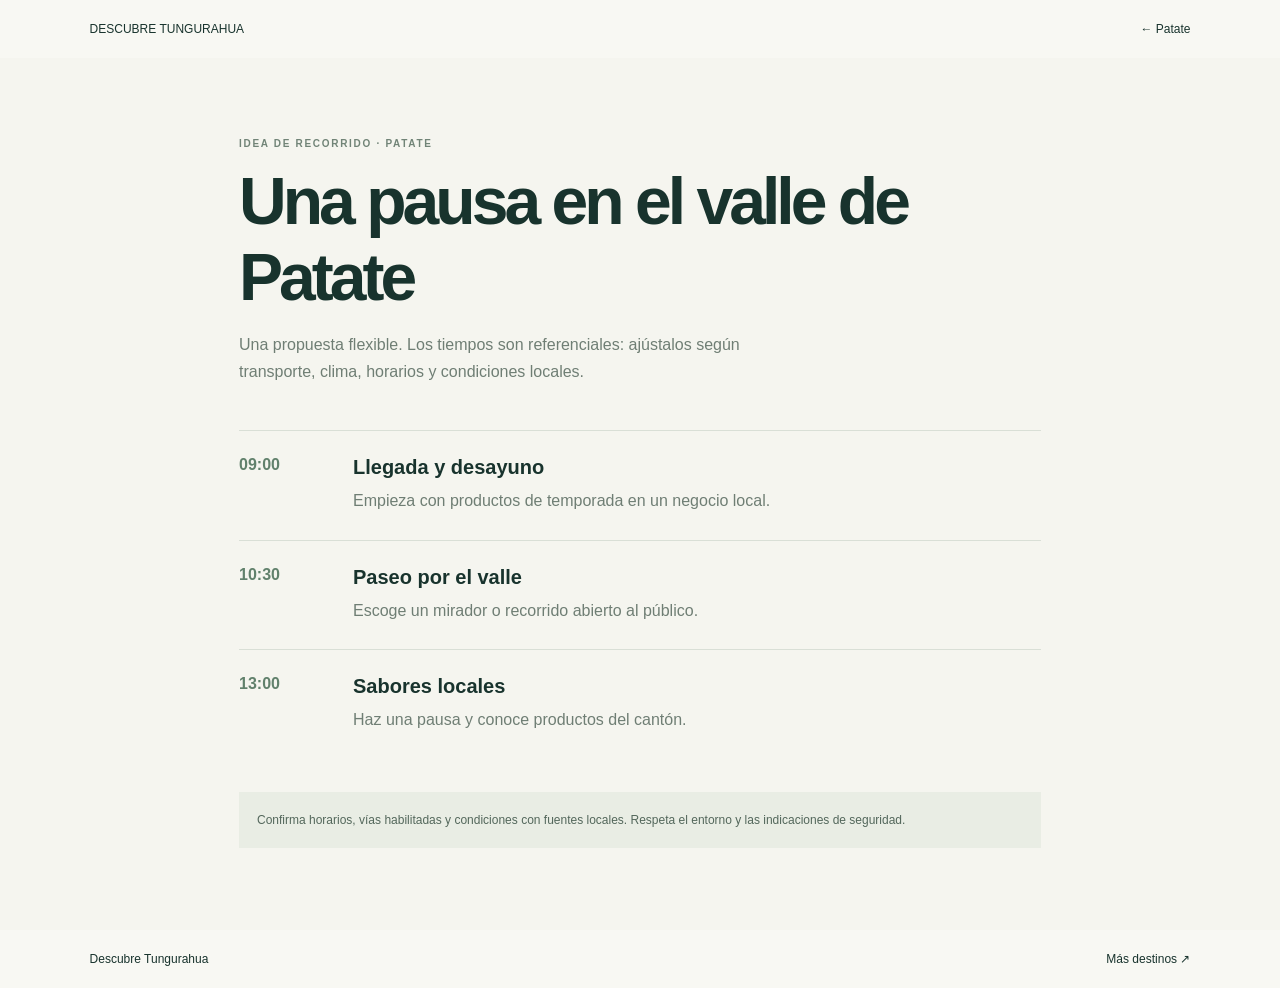
<file: pages/ruta-patate.html>
<!doctype html><html lang="es"><head><meta charset="UTF-8"><meta name="viewport" content="width=device-width,initial-scale=1"><title>Una pausa en el valle de Patate | Descubre Tungurahua</title><style>*{box-sizing:border-box}body{margin:0;color:#18332d;background:#f5f5ef;font-family:Arial,sans-serif}a{color:inherit;text-decoration:none}header,footer{padding:22px 7%;display:flex;justify-content:space-between;background:#f8f8f3;font-size:12px}main{max-width:850px;margin:auto;padding:70px 24px}.eyebrow{font-size:10px;letter-spacing:.17em;color:#718477;font-weight:bold}h1{font-size:clamp(38px,7vw,66px);letter-spacing:-.06em;margin:14px 0}.intro{color:#6f7e74;line-height:1.7;max-width:550px;margin-bottom:45px}.stop{display:grid;grid-template-columns:90px 1fr;gap:24px;padding:25px 0;border-top:1px solid #d9dfd6}.time{color:#61816c;font-weight:bold}h2{font-size:20px;margin:0 0 8px}.stop p{color:#6f7e74;line-height:1.7;margin:0}.note{margin-top:34px;padding:18px;background:#e9ede4;color:#53675b;font-size:12px;line-height:1.7}@media(max-width:550px){main{padding-top:48px}.stop{grid-template-columns:60px 1fr;gap:14px}header,footer{padding:18px 22px}}</style></head><body><header><a href="../index.html">DESCUBRE TUNGURAHUA</a><a href="patate.html">← Patate</a></header><main><p class="eyebrow">IDEA DE RECORRIDO · PATATE</p><h1>Una pausa en el valle de Patate</h1><p class="intro">Una propuesta flexible. Los tiempos son referenciales: ajústalos según transporte, clima, horarios y condiciones locales.</p><article class="stop"><span class="time">09:00</span><div><h2>Llegada y desayuno</h2><p>Empieza con productos de temporada en un negocio local.</p></div></article><article class="stop"><span class="time">10:30</span><div><h2>Paseo por el valle</h2><p>Escoge un mirador o recorrido abierto al público.</p></div></article><article class="stop"><span class="time">13:00</span><div><h2>Sabores locales</h2><p>Haz una pausa y conoce productos del cantón.</p></div></article><p class="note">Confirma horarios, vías habilitadas y condiciones con fuentes locales. Respeta el entorno y las indicaciones de seguridad.</p></main><footer><span>Descubre Tungurahua</span><a href="../index.html#destinos">Más destinos ↗</a></footer></body></html>
</file>
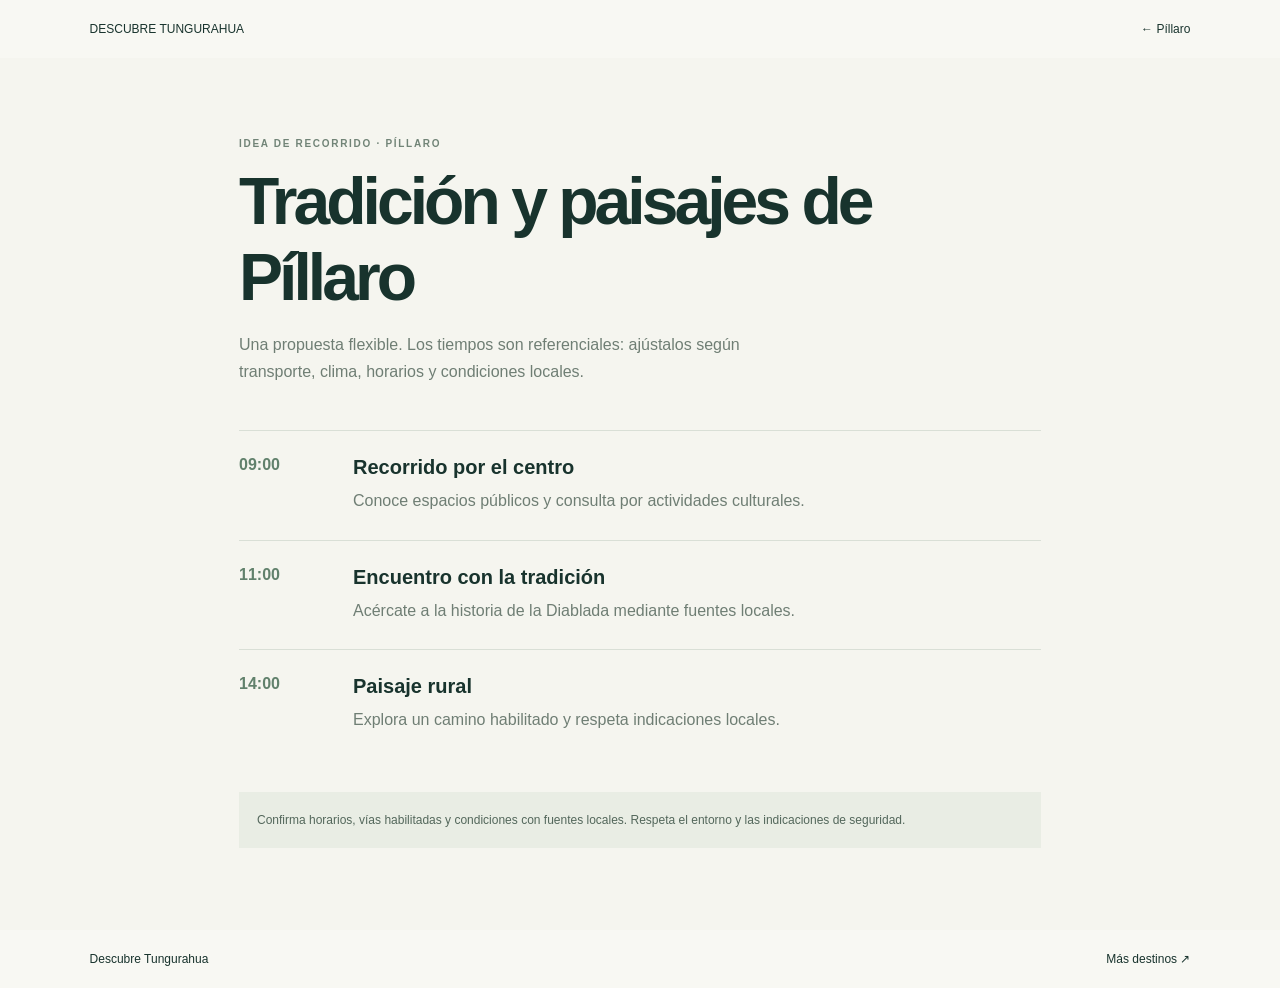
<file: pages/ruta-pillaro.html>
<!doctype html><html lang="es"><head><meta charset="UTF-8"><meta name="viewport" content="width=device-width,initial-scale=1"><title>Tradición y paisajes de Píllaro | Descubre Tungurahua</title><style>*{box-sizing:border-box}body{margin:0;color:#18332d;background:#f5f5ef;font-family:Arial,sans-serif}a{color:inherit;text-decoration:none}header,footer{padding:22px 7%;display:flex;justify-content:space-between;background:#f8f8f3;font-size:12px}main{max-width:850px;margin:auto;padding:70px 24px}.eyebrow{font-size:10px;letter-spacing:.17em;color:#718477;font-weight:bold}h1{font-size:clamp(38px,7vw,66px);letter-spacing:-.06em;margin:14px 0}.intro{color:#6f7e74;line-height:1.7;max-width:550px;margin-bottom:45px}.stop{display:grid;grid-template-columns:90px 1fr;gap:24px;padding:25px 0;border-top:1px solid #d9dfd6}.time{color:#61816c;font-weight:bold}h2{font-size:20px;margin:0 0 8px}.stop p{color:#6f7e74;line-height:1.7;margin:0}.note{margin-top:34px;padding:18px;background:#e9ede4;color:#53675b;font-size:12px;line-height:1.7}@media(max-width:550px){main{padding-top:48px}.stop{grid-template-columns:60px 1fr;gap:14px}header,footer{padding:18px 22px}}</style></head><body><header><a href="../index.html">DESCUBRE TUNGURAHUA</a><a href="pillaro.html">← Píllaro</a></header><main><p class="eyebrow">IDEA DE RECORRIDO · PÍLLARO</p><h1>Tradición y paisajes de Píllaro</h1><p class="intro">Una propuesta flexible. Los tiempos son referenciales: ajústalos según transporte, clima, horarios y condiciones locales.</p><article class="stop"><span class="time">09:00</span><div><h2>Recorrido por el centro</h2><p>Conoce espacios públicos y consulta por actividades culturales.</p></div></article><article class="stop"><span class="time">11:00</span><div><h2>Encuentro con la tradición</h2><p>Acércate a la historia de la Diablada mediante fuentes locales.</p></div></article><article class="stop"><span class="time">14:00</span><div><h2>Paisaje rural</h2><p>Explora un camino habilitado y respeta indicaciones locales.</p></div></article><p class="note">Confirma horarios, vías habilitadas y condiciones con fuentes locales. Respeta el entorno y las indicaciones de seguridad.</p></main><footer><span>Descubre Tungurahua</span><a href="../index.html#destinos">Más destinos ↗</a></footer></body></html>
</file>
<file: src/styles.css>
:root {
  color-scheme: light;
  --ink: #18332d;
  --muted: #73807a;
  --green: #123d35;
  --lime: #d9f36a;
  --paper: #f5f5ef;
  --line: #dfe3da;
  font-family: "DM Sans", Arial, sans-serif;
  color: var(--ink);
  background: var(--paper);
  font-synthesis: none;
  text-rendering: optimizeLegibility;
  -webkit-font-smoothing: antialiased;
  scroll-behavior: smooth;
}

* { box-sizing: border-box; }
body { margin: 0; min-width: 320px; }
a { color: inherit; text-decoration: none; }
button, input { font: inherit; }
button, a { -webkit-tap-highlight-color: transparent; }
.visually-hidden, .skip-link:not(:focus) { position: absolute; width: 1px; height: 1px; padding: 0; margin: -1px; overflow: hidden; clip: rect(0, 0, 0, 0); white-space: nowrap; border: 0; }
.skip-link:focus { position: fixed; z-index: 20; top: 12px; left: 12px; padding: 12px 16px; color: var(--ink); background: white; border-radius: 6px; }

h1, h2, h3, p { margin-top: 0; }
h1, h2, h3 { font-family: Manrope, "DM Sans", sans-serif; }
.site-header { height: 76px; display: flex; align-items: center; justify-content: space-between; padding: 0 6.2%; background: var(--paper); position: relative; z-index: 5; }
.brand { display: inline-flex; align-items: center; gap: 11px; font-size: 10px; letter-spacing: .13em; font-weight: 500; }
.brand strong { display: block; margin-top: 3px; letter-spacing: .19em; font-size: 11px; }
.brand-mark { display: grid; place-items: center; width: 34px; height: 34px; background: var(--green); color: var(--lime); border-radius: 50%; font: 800 11px Manrope, sans-serif; letter-spacing: -.08em; }
.main-nav { display: flex; align-items: center; gap: 36px; font-size: 12px; font-weight: 600; }
.main-nav > a:not(.nav-cta) { color: #66716c; transition: color .2s; }
.main-nav > a:not(.nav-cta):hover { color: var(--green); }
.nav-cta { display: flex; align-items: center; gap: 12px; padding: 12px 16px; border: 1px solid #bbc5bb; border-radius: 3px; }
.nav-cta span { font-size: 16px; }
.menu-toggle { display: none; }

.hero { min-height: 535px; display: flex; position: relative; overflow: hidden; background: var(--green); color: white; }
.hero-content { width: 55%; padding: 83px 0 58px 11.5%; position: relative; z-index: 2; }
.eyebrow { display: flex; align-items: center; gap: 10px; margin-bottom: 25px; color: var(--lime); font-size: 9px; line-height: 1.4; font-weight: 700; letter-spacing: .19em; }
.eyebrow-line { width: 24px; height: 1px; background: var(--lime); }
.hero h1 { margin-bottom: 19px; font-size: clamp(48px, 6.2vw, 82px); line-height: .99; letter-spacing: -.065em; font-weight: 600; }
.hero h1 em, .intro h2 em, .section-heading h2 em { color: var(--lime); font-weight: 500; }
.hero-copy { max-width: 380px; margin-bottom: 27px; color: #c2d2cb; font-size: 14px; line-height: 1.75; }
.button { min-height: 45px; display: inline-flex; align-items: center; justify-content: space-between; gap: 24px; padding: 0 16px; font-size: 11px; font-weight: 700; border-radius: 3px; transition: transform .2s, background .2s; }
.button:hover { transform: translateY(-2px); }
.button-light { color: var(--green); background: var(--lime); }
.button-light span { font-size: 16px; }
.hero-note { display: flex; align-items: center; gap: 9px; margin-top: 40px; color: #aec3b9; font-size: 10px; }
.note-dot { width: 6px; height: 6px; border-radius: 50%; background: var(--lime); }
.hero-art { position: absolute; inset: 0 0 0 49%; overflow: hidden; background: linear-gradient(150deg, #1e6755 0%, #174a3f 50%, #123d35 100%); }
.sun { position: absolute; top: 89px; right: 25%; width: 104px; height: 104px; border-radius: 50%; background: #d9f36a; opacity: .9; box-shadow: 0 0 75px #d9f36a55; }
.mountain { position: absolute; bottom: -1px; width: 0; height: 0; border-left: 300px solid transparent; border-right: 300px solid transparent; }
.mountain-back { right: -20px; border-bottom: 375px solid #387965; transform: scaleX(1.24); }
.mountain-back::after { content: ""; position: absolute; top: 106px; left: -50px; width: 100px; height: 100px; transform: rotate(45deg); background: #dce8cf; opacity: .88; clip-path: polygon(0 0, 50% 0, 100% 100%, 42% 57%); }
.mountain-front { right: 16%; border-left-width: 260px; border-right-width: 260px; border-bottom: 275px solid #215d4a; }
.mountain-front::before { content: ""; position: absolute; left: -40px; top: 15px; width: 80px; height: 80px; background: #e9eedf; clip-path: polygon(0 0, 50% 0, 100% 100%, 50% 58%); }
.hero-stamp { position: absolute; right: 14%; bottom: 54px; z-index: 1; color: #e1ebdd; font-size: 8px; letter-spacing: .18em; line-height: 1.8; text-align: right; }
.hero-stamp strong { color: var(--lime); font-weight: 600; }
.hero-vertical { position: absolute; right: 22px; top: 50%; transform: translateY(-50%) rotate(180deg); writing-mode: vertical-rl; color: #b6c9be; font-size: 8px; letter-spacing: .16em; }

.section-wrap { padding-left: 11.5%; padding-right: 11.5%; }
.intro { display: grid; grid-template-columns: 1fr 2fr .85fr; gap: 35px; align-items: start; padding-top: 101px; padding-bottom: 104px; }
.intro-label { display: flex; align-items: center; gap: 10px; color: #7a8981; font-size: 9px; font-weight: 700; letter-spacing: .14em; white-space: nowrap; }
.intro-label > span:first-child { color: #a1aa9f; }
.label-rule { width: 22px; height: 1px; background: #aeb9ad; }
.intro h2, .section-heading h2 { margin: 0 0 18px; font-size: clamp(29px, 3.3vw, 43px); line-height: 1.15; letter-spacing: -.055em; font-weight: 600; }
.intro h2 em, .section-heading h2 em { color: #5e806c; }
.intro-copy > p { max-width: 480px; margin: 0; color: #78827c; font-size: 13px; line-height: 1.85; }
.intro-stat { display: flex; flex-direction: column; gap: 7px; padding: 8px 0 8px 20px; border-left: 1px solid #cbd3c9; }
.intro-stat strong { font: 700 15px Manrope, sans-serif; letter-spacing: -.03em; }
.intro-stat span { color: #859088; font-size: 10px; line-height: 1.65; }

.destinations { padding-top: 68px; padding-bottom: 105px; background: #ecefe7; }
.section-heading { display: flex; align-items: end; justify-content: space-between; gap: 25px; margin-bottom: 34px; }
.section-heading .intro-label { margin-bottom: 20px; }
.section-heading h2 { margin-bottom: 0; }
.section-heading h2 em { color: #4f7864; }
.section-heading > p { max-width: 220px; margin: 0 0 5px; color: #7e8982; font-size: 12px; line-height: 1.7; }
.destination-tools { display: flex; align-items: center; justify-content: space-between; gap: 20px; margin-bottom: 24px; }
.search-box { width: min(320px, 100%); height: 42px; display: flex; align-items: center; gap: 10px; padding: 0 12px; border: 1px solid #d3dad0; border-radius: 3px; background: #f8f8f3; }
.search-icon { color: #6c8073; font-size: 23px; line-height: 1; transform: rotate(-20deg); }
.search-box input { width: 100%; min-width: 0; padding: 0; border: 0; outline: 0; color: var(--ink); background: transparent; font-size: 11px; }
.search-box input::placeholder { color: #939d94; }
.search-box:focus-within { border-color: #547866; box-shadow: 0 0 0 2px #54786622; }
.search-box kbd { flex: 0 0 auto; color: #a0a99f; font: 10px "DM Sans", sans-serif; }
.filters { display: flex; flex-wrap: wrap; gap: 7px; }
.filter-button { padding: 9px 12px; border: 1px solid transparent; border-radius: 99px; color: #738078; background: transparent; font-size: 10px; cursor: pointer; transition: .2s; }
.filter-button:hover { border-color: #cbd4c9; }
.filter-button.is-active { color: white; background: var(--green); }
.destination-grid { display: grid; grid-template-columns: repeat(4, minmax(0, 1fr)); gap: 14px; }
.destination-card { min-width: 0; overflow: hidden; background: #fbfbf7; transition: transform .25s, box-shadow .25s; }
.destination-card:hover { transform: translateY(-5px); box-shadow: 0 12px 25px #20382a17; }
.destination-card[hidden] { display: none; }
.card-art { height: 165px; position: relative; overflow: hidden; }
.card-art > img { display: block; width: 100%; height: 100%; object-fit: cover; transition: transform .45s; }
.destination-card:hover .card-art > img { transform: scale(1.04); }
.art-label { position: absolute; z-index: 2; left: 14px; bottom: 12px; color: #fff; font-size: 8px; font-weight: 700; letter-spacing: .15em; text-shadow: 0 1px 5px #142a2477; }
.art-banos { background: linear-gradient(145deg, #90c4aa, #4e9075); }
.art-banos .art-sun { position: absolute; width: 41px; height: 41px; top: 25px; right: 27px; background: #f5d97e; border-radius: 50%; }
.art-mountain { position: absolute; bottom: -1px; left: -15%; width: 0; height: 0; border-left: 150px solid transparent; border-right: 150px solid transparent; border-bottom: 130px solid #316d57; }
.art-mountain::before { content: ""; position: absolute; left: -16px; top: 5px; width: 32px; height: 32px; background: #e8efda; clip-path: polygon(0 0, 50% 0, 100% 100%, 48% 62%); }
.art-waterfall { position: absolute; right: 23%; bottom: 0; width: 26px; height: 79px; background: linear-gradient(90deg,#d4eadb,#eff6df,#aed4c1); clip-path: polygon(25% 0, 100% 0, 68% 100%, 0 100%); }
.art-ambato { background: linear-gradient(145deg, #e8b87f, #c87558); }
.art-orb { position: absolute; top: 22px; left: 50%; width: 105px; height: 105px; transform: translateX(-50%); border: 1px solid #fff7; border-radius: 50%; background: #edcc8f; box-shadow: 0 0 0 13px #edcc8f35, 0 0 0 27px #edcc8f20; }
.art-flower { position: absolute; color: #6e5038; }
.flower-one { top: 22px; left: 14%; font-size: 45px; }
.flower-two { right: 12%; bottom: 14px; color: #f3d896; font-size: 50px; }
.art-pillaro { background: linear-gradient(145deg, #5f7890, #273f4e); }
.art-moon { position: absolute; top: 24px; right: 31px; width: 46px; height: 46px; border-radius: 50%; background: #f3d991; box-shadow: 0 0 36px #f3d99166; }
.art-hill { position: absolute; bottom: -1px; width: 0; height: 0; border-left: 140px solid transparent; border-right: 140px solid transparent; }
.art-pillaro .hill-one { left: -12%; border-bottom: 103px solid #506d62; }
.art-pillaro .hill-two { right: -37%; border-bottom: 142px solid #344f4a; }
.art-patate { background: linear-gradient(145deg, #dfb879, #a8744b); }
.art-patate .art-sun { position: absolute; top: 27px; left: 34px; width: 39px; height: 39px; border-radius: 50%; background: #f7e4a4; }
.art-patate .hill-one { left: -22%; border-bottom: 86px solid #74916b; }
.art-patate .hill-two { right: -38%; border-bottom: 126px solid #4a7257; }
.card-body { min-height: 228px; display: flex; flex-direction: column; padding: 17px 16px 18px; }
.card-meta { display: flex; justify-content: space-between; color: #77867d; font-size: 9px; }
.card-meta span:last-child { color: #abb3a9; }
.card-body h3 { margin: 17px 0 9px; font-size: 18px; line-height: 1.2; letter-spacing: -.045em; font-weight: 600; }
.card-body p { margin: 0 0 17px; color: #818b83; font-size: 10px; line-height: 1.65; }
.card-link { display: flex; align-items: center; justify-content: space-between; margin-top: auto; padding-top: 11px; border-top: 1px solid #e7e9e2; color: var(--green); font-size: 10px; font-weight: 700; }
.card-link span { font-size: 14px; transition: transform .2s; }
.card-link:hover span { transform: translate(2px, -2px); }
.empty-state { margin: 28px 0 0; padding: 28px; text-align: center; color: #6f7d73; border: 1px dashed #c6d0c4; }

.experience-banner { min-height: 340px; display: flex; align-items: center; justify-content: space-between; gap: 30px; padding: 70px 11.5%; color: white; background: #c87355; position: relative; overflow: hidden; }
.experience-banner::before, .experience-banner::after { content: ""; position: absolute; width: 330px; height: 330px; border: 1px solid #ffffff25; border-radius: 50%; }
.experience-banner::before { right: 10%; top: -220px; }
.experience-banner::after { right: 2%; bottom: -275px; }
.experience-mark { align-self: flex-start; margin-right: -10px; color: #f2ce75; font-size: 38px; }
.experience-content { position: relative; z-index: 1; max-width: 560px; margin-right: auto; }
.experience-content .eyebrow { margin-bottom: 15px; color: #ffe0a1; }
.experience-content h2 { margin-bottom: 14px; font-size: clamp(30px, 4vw, 48px); line-height: 1.08; letter-spacing: -.055em; }
.experience-content > p:last-child { max-width: 460px; margin: 0; color: #ffe9d8; font-size: 12px; line-height: 1.8; }
.button-dark { position: relative; z-index: 1; flex: 0 0 auto; color: white; border: 1px solid #ffffff88; }
.button-dark:hover { background: #ffffff15; }
.button-dark span { font-size: 15px; }
.site-footer { min-height: 100px; display: flex; align-items: center; justify-content: space-between; gap: 20px; padding: 20px 6.2%; background: #f8f8f3; }
.footer-brand { font-size: 8px; }
.footer-brand strong { font-size: 9px; }
.footer-brand .brand-mark { width: 30px; height: 30px; }
.site-footer p, .site-footer small { margin: 0; color: #858f87; font-size: 9px; }
.back-top { color: #526d5d; font-size: 10px; font-weight: 700; }

@media (min-width: 1500px) { .hero { min-height: 610px; } .hero-content { padding-top: 105px; } .card-art { height: 190px; } }
@media (max-width: 1050px) {
  .section-wrap { padding-left: 7%; padding-right: 7%; }
  .hero-content { padding-left: 8%; }
  .destination-grid { grid-template-columns: repeat(2, minmax(0, 1fr)); gap: 18px; }
  .card-art { height: 210px; }
  .card-body { min-height: 205px; padding: 19px; }
  .experience-banner { padding-right: 7%; padding-left: 7%; }
  .intro { grid-template-columns: .8fr 2fr .8fr; gap: 22px; }
}
@media (max-width: 700px) {
  .site-header { height: 66px; padding: 0 20px; }
  .brand { font-size: 8px; }
  .brand strong { font-size: 9px; }
  .brand-mark { width: 30px; height: 30px; }
  .menu-toggle { width: 40px; height: 40px; display: flex; flex-direction: column; justify-content: center; gap: 6px; align-items: center; border: 1px solid #d3d9d0; border-radius: 50%; background: transparent; cursor: pointer; }
  .menu-toggle span { width: 15px; height: 1px; background: var(--green); transition: transform .2s; }
  .menu-toggle[aria-expanded="true"] span:first-child { transform: translateY(3.5px) rotate(45deg); }
  .menu-toggle[aria-expanded="true"] span:last-child { transform: translateY(-3.5px) rotate(-45deg); }
  .main-nav { position: absolute; top: 66px; left: 0; right: 0; display: none; flex-direction: column; align-items: stretch; gap: 0; padding: 8px 20px 18px; background: var(--paper); box-shadow: 0 12px 15px #1b35200d; }
  .main-nav.is-open { display: flex; }
  .main-nav > a { padding: 14px 3px; border-bottom: 1px solid var(--line); }
  .main-nav .nav-cta { margin-top: 9px; padding: 12px; border: 1px solid #bbc5bb; }
  .hero { min-height: 640px; align-items: flex-start; }
  .hero-content { width: 100%; padding: 64px 25px 38px; }
  .hero h1 { font-size: clamp(52px, 12vw, 72px); }
  .hero-copy { max-width: 320px; font-size: 13px; }
  .hero-art { inset: 250px 0 0 0; opacity: .78; }
  .hero-art .sun { top: 42px; right: 20%; width: 75px; height: 75px; }
  .hero-art .mountain-back { right: -30px; border-bottom-width: 280px; }
  .hero-art .mountain-front { right: 16%; border-bottom-width: 205px; }
  .hero-vertical { right: 12px; font-size: 7px; }
  .hero-note { margin-top: 26px; }
  .section-wrap { padding-left: 22px; padding-right: 22px; }
  .intro { grid-template-columns: 1fr; gap: 22px; padding-top: 65px; padding-bottom: 67px; }
  .intro-stat { max-width: 230px; }
  .destinations { padding-top: 60px; padding-bottom: 70px; }
  .section-heading { display: block; margin-bottom: 26px; }
  .section-heading > p { margin-top: 17px; }
  .destination-tools { align-items: stretch; flex-direction: column; gap: 14px; }
  .search-box { width: 100%; }
  .filters { gap: 3px; }
  .filter-button { padding: 8px 10px; }
  .destination-grid { grid-template-columns: 1fr; gap: 14px; }
  .card-art { height: 205px; }
  .card-body { min-height: 190px; }
  .experience-banner { min-height: 0; align-items: flex-start; flex-direction: column; gap: 12px; padding: 58px 24px; }
  .experience-mark { position: absolute; top: 25px; right: 28px; font-size: 28px; }
  .experience-content h2 { font-size: 38px; }
  .button-dark { margin-top: 13px; }
  .site-footer { align-items: flex-start; flex-wrap: wrap; padding: 24px 22px; }
  .site-footer p { order: 3; width: 100%; }
  .site-footer small { display: none; }
}
@media (prefers-reduced-motion: reduce) {
  *, *::before, *::after { scroll-behavior: auto !important; transition-duration: .01ms !important; animation-duration: .01ms !important; animation-iteration-count: 1 !important; }
}
</file>
